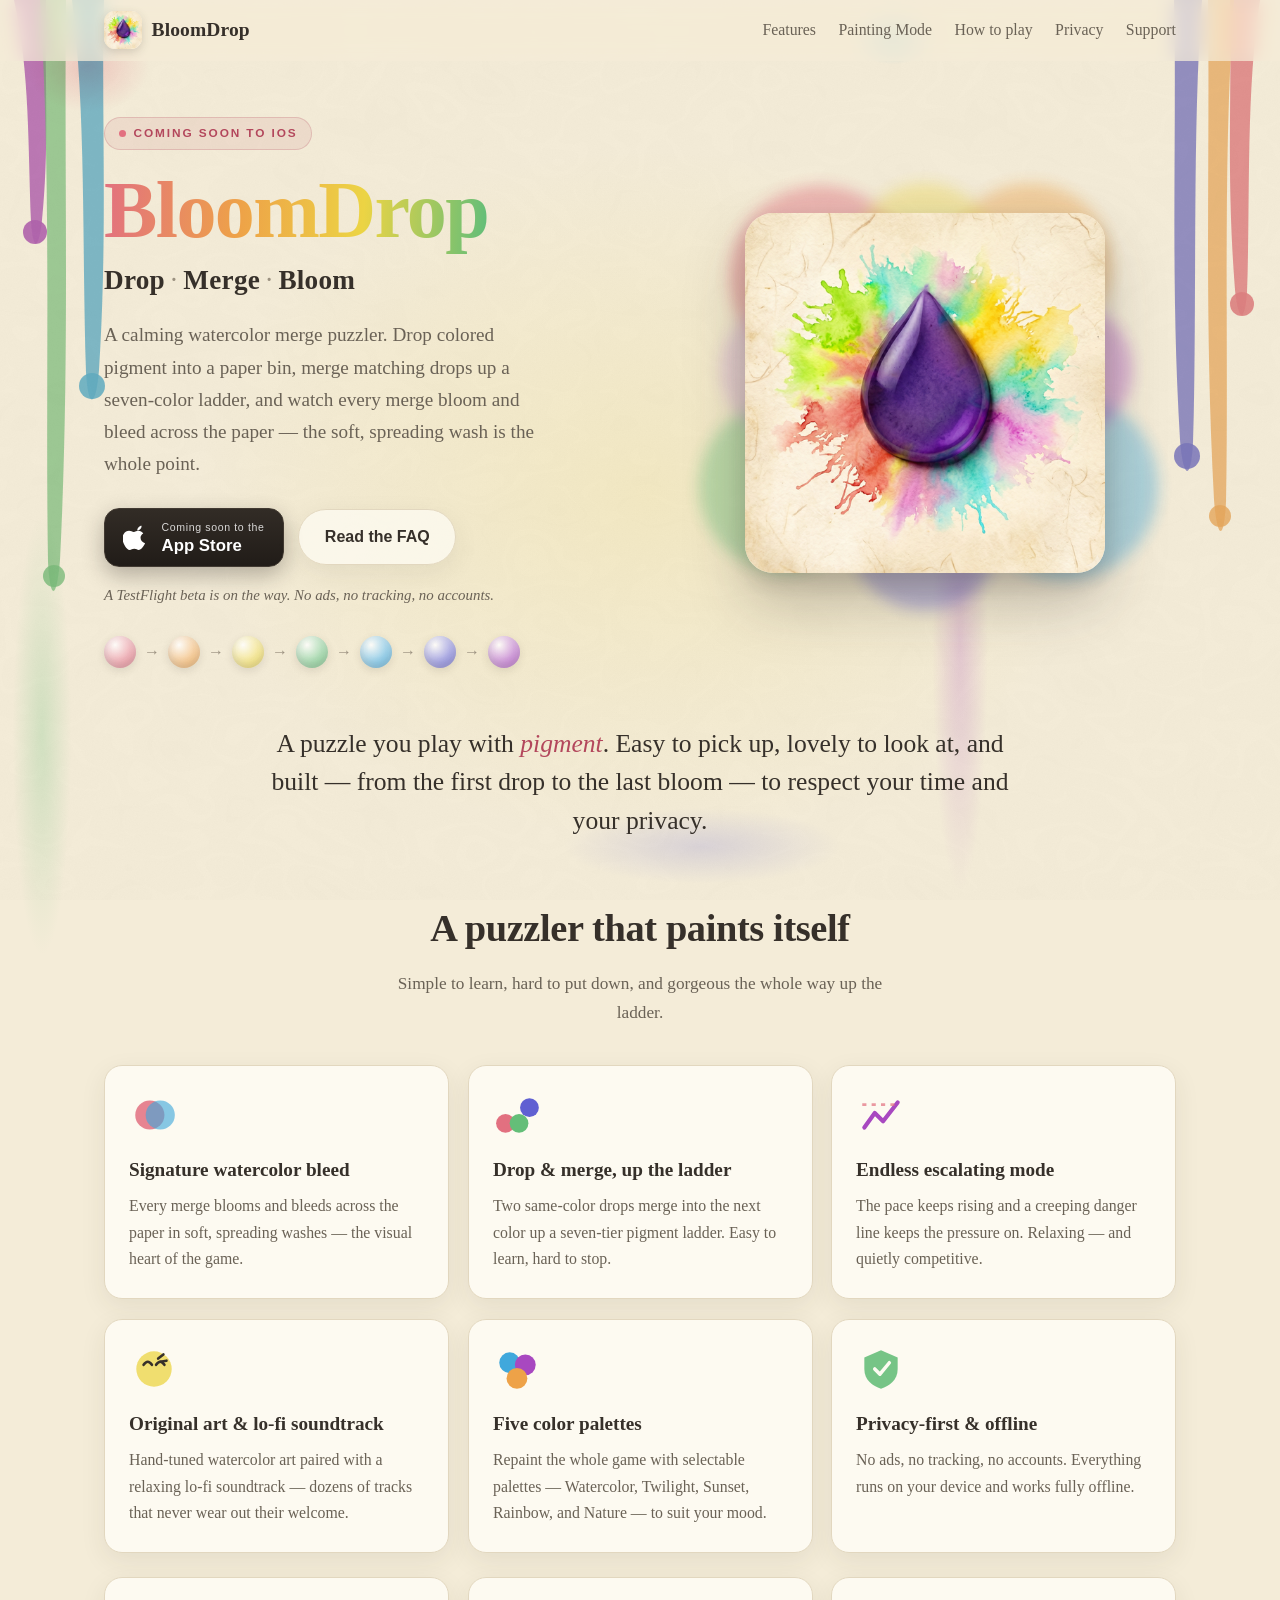
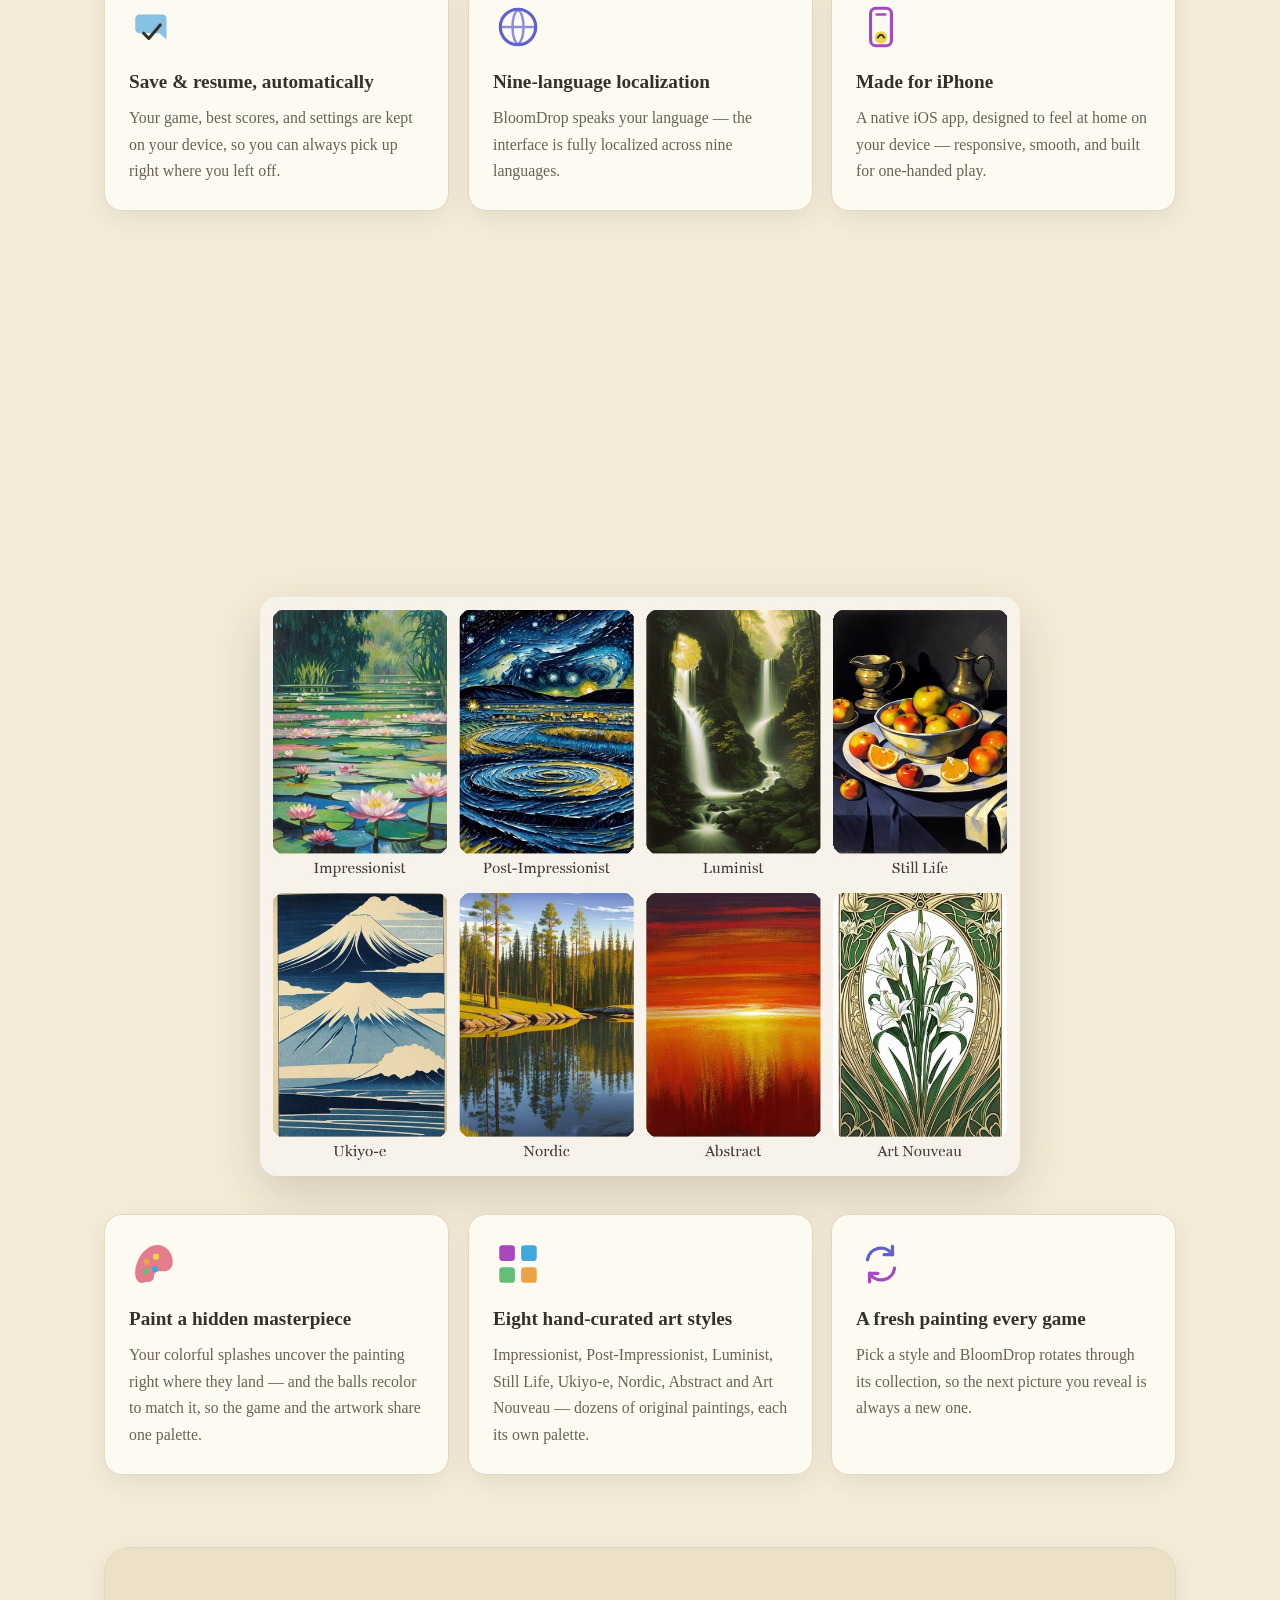
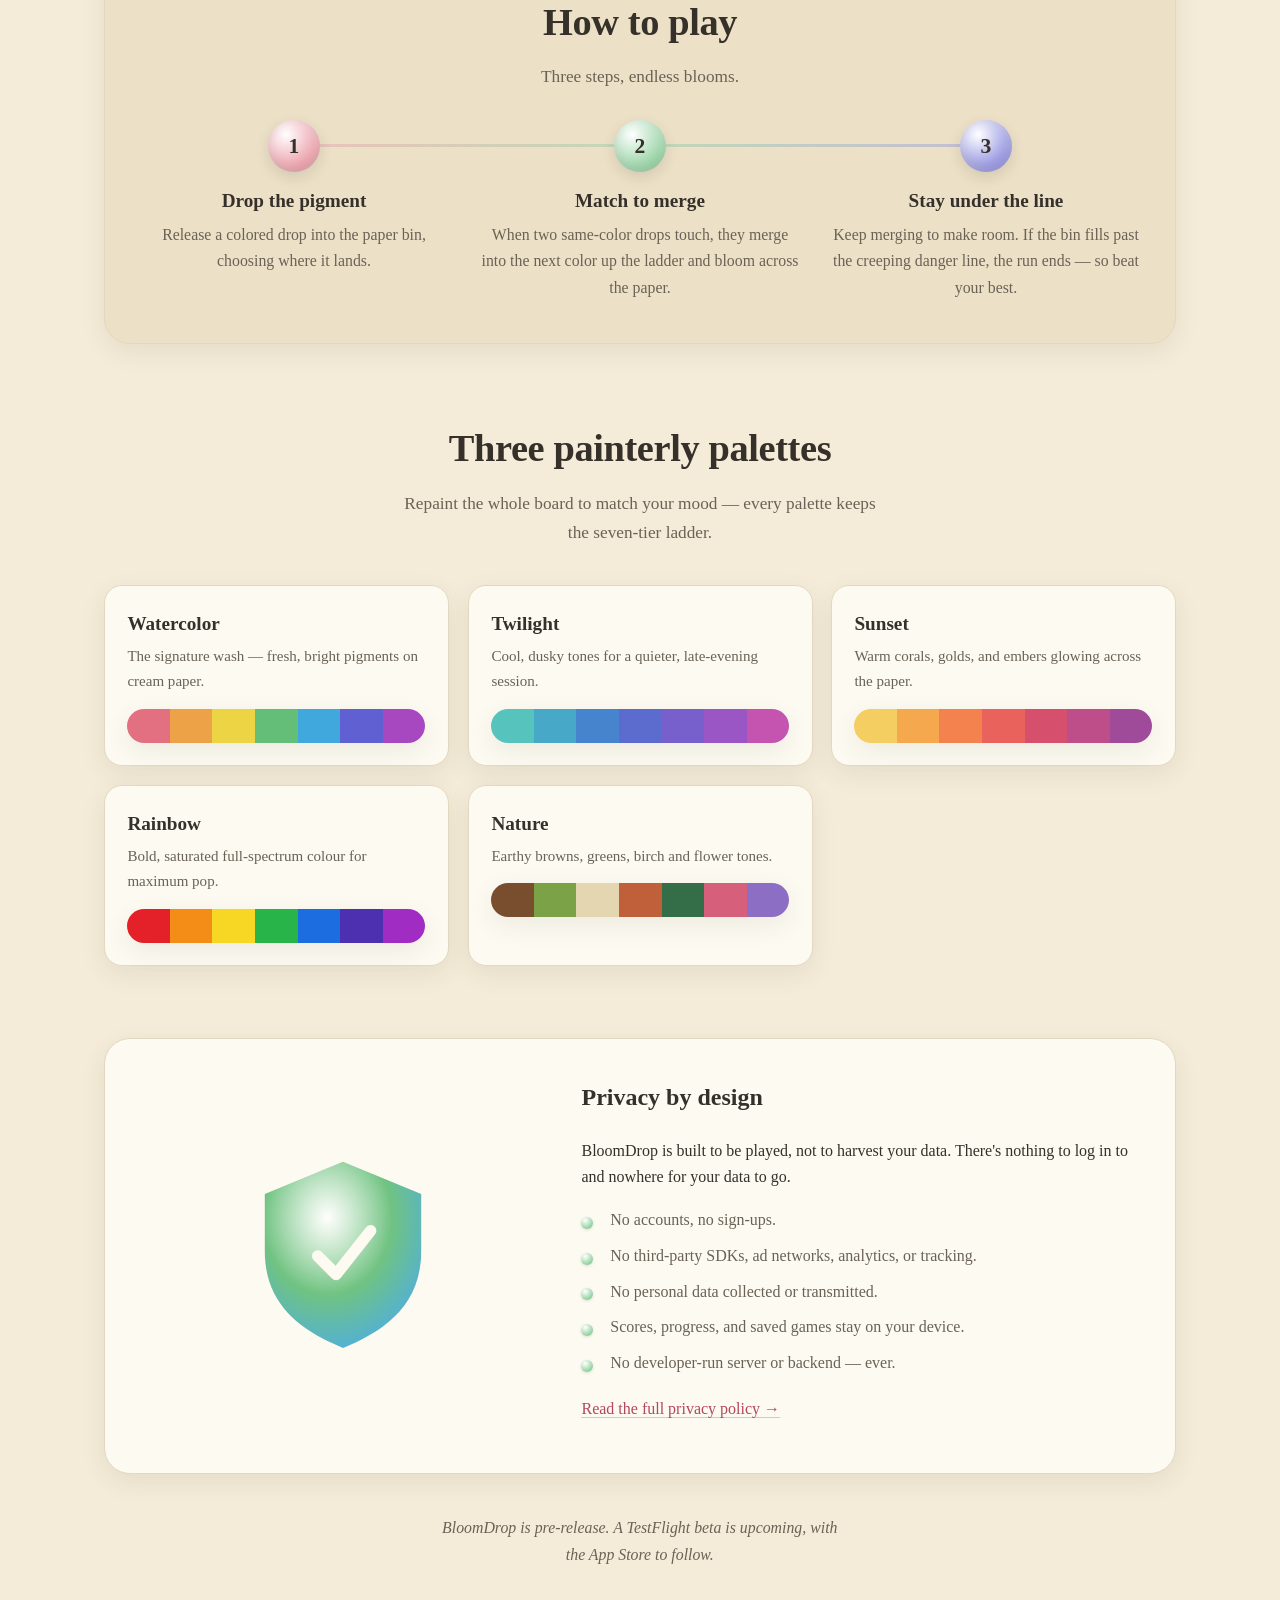
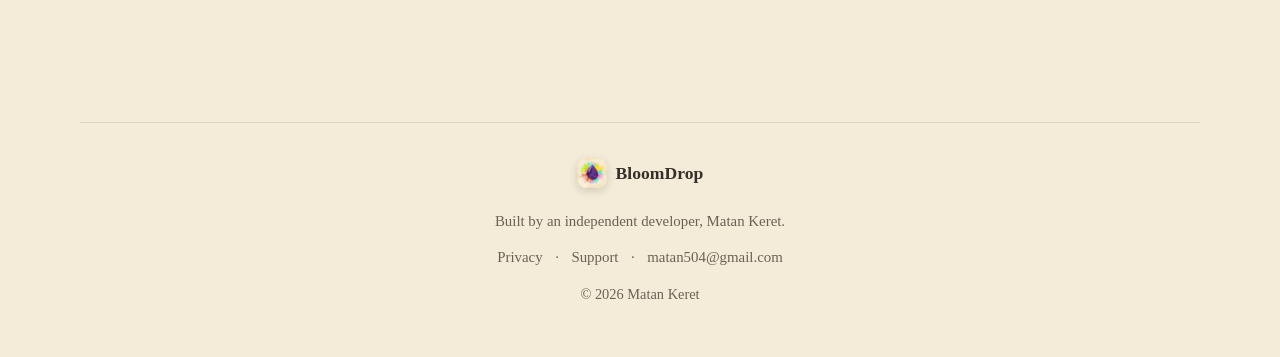
<file: index.html>
<!DOCTYPE html>
<html lang="en">
<head>
  <meta charset="utf-8">
  <meta name="viewport" content="width=device-width, initial-scale=1">
  <title>BloomDrop — a watercolor merge puzzler for iOS</title>
  <meta name="description" content="BloomDrop is a calming watercolor merge puzzler for iOS. Drop colored pigment, merge matching drops up a 7-color ladder, and watch the paint bloom and bleed across the paper. No ads, no tracking, works offline.">
  <meta name="theme-color" content="#f4ecd8">

  <!-- icons -->
  <link rel="icon" type="image/png" sizes="32x32" href="favicon-32.png">
  <link rel="icon" type="image/png" sizes="16x16" href="favicon-16.png">
  <link rel="apple-touch-icon" href="icon-180.png">

  <!-- social / Open Graph + Twitter -->
  <meta property="og:title" content="BloomDrop — a watercolor merge puzzler">
  <meta property="og:description" content="Drop, merge, and watch the paint bloom. A calming watercolor merge puzzler for iOS. No ads, no tracking.">
  <meta property="og:type" content="website">
  <meta property="og:url" content="https://matan504123.github.io/bloomdrop-site/">
  <meta property="og:image" content="https://matan504123.github.io/bloomdrop-site/icon-512.png">
  <meta name="twitter:card" content="summary_large_image">
  <meta name="twitter:title" content="BloomDrop — a watercolor merge puzzler">
  <meta name="twitter:description" content="Drop, merge, and watch the paint bloom. A calming watercolor merge puzzler for iOS. No ads, no tracking.">
  <meta name="twitter:image" content="https://matan504123.github.io/bloomdrop-site/icon-512.png">

  <link rel="stylesheet" href="style.css">
</head>
<body>

  <!-- ================================ side paint drips (decorative) ====== -->
  <div class="drips drips--left" aria-hidden="true">
    <svg viewBox="0 0 130 1000" preserveAspectRatio="xMinYMin slice" xmlns="http://www.w3.org/2000/svg">
      <!-- drip 1 — plum -->
      <g class="drip-run">
        <path d="M14 0 H46 C44 70 50 140 42 220 C39 250 33 252 31 222 C28 150 30 70 14 0 Z" fill="#A848C0" opacity="0.85"/>
        <circle class="drip-drop" cx="35" cy="232" r="12" fill="#A848C0" opacity="0.9"/>
      </g>
      <!-- drip 2 — sky -->
      <g class="drip-run">
        <path d="M72 0 H104 C101 110 108 230 99 370 C96 408 88 410 86 372 C82 240 86 110 72 0 Z" fill="#40A8DC" opacity="0.8"/>
        <circle class="drip-drop" cx="92" cy="386" r="13" fill="#40A8DC" opacity="0.85"/>
      </g>
      <!-- drip 3 — sage -->
      <g class="drip-run">
        <path d="M40 0 H66 C64 180 70 360 60 560 C57 600 50 602 48 562 C45 380 52 190 40 0 Z" fill="#64BE78" opacity="0.72"/>
        <circle class="drip-drop" cx="54" cy="576" r="11" fill="#64BE78" opacity="0.8"/>
      </g>
    </svg>
  </div>

  <div class="drips drips--right" aria-hidden="true">
    <svg viewBox="0 0 130 1000" preserveAspectRatio="xMinYMin slice" xmlns="http://www.w3.org/2000/svg">
      <!-- drip 1 — rose -->
      <g class="drip-run">
        <path d="M20 0 H50 C48 90 54 180 45 290 C42 322 35 324 33 292 C30 190 34 90 20 0 Z" fill="#E27080" opacity="0.85"/>
        <circle class="drip-drop" cx="38" cy="304" r="12" fill="#E27080" opacity="0.9"/>
      </g>
      <!-- drip 2 — periwinkle -->
      <g class="drip-run">
        <path d="M78 0 H106 C103 130 110 280 100 440 C97 480 89 482 87 442 C83 290 88 130 78 0 Z" fill="#6060D2" opacity="0.78"/>
        <circle class="drip-drop" cx="93" cy="456" r="13" fill="#6060D2" opacity="0.85"/>
      </g>
      <!-- drip 3 — peach -->
      <g class="drip-run">
        <path d="M46 0 H72 C70 160 76 320 66 500 C63 540 56 542 54 502 C51 330 58 170 46 0 Z" fill="#EEA248" opacity="0.74"/>
        <circle class="drip-drop" cx="60" cy="516" r="11" fill="#EEA248" opacity="0.8"/>
      </g>
    </svg>
  </div>

  <!-- ================================================= sticky header ===== -->
  <header class="bar" id="bar">
    <div class="bar__inner">
      <a class="brand" href="./">
        <img class="brand__icon" src="icon-512.png" alt="BloomDrop app icon" width="38" height="38">
        BloomDrop
      </a>
      <nav>
        <a href="#features">Features</a>
        <a href="#painting">Painting Mode</a>
        <a href="#how">How to play</a>
        <a href="privacy/">Privacy</a>
        <a href="support/">Support</a>
      </nav>
    </div>
  </header>

  <!-- ========================================================= HERO ===== -->
  <section class="hero">
    <div class="hero__copy reveal is-in">
      <span class="eyebrow"><span class="dot"></span> Coming soon to iOS</span>
      <h1 class="wordmark"><span class="grad">BloomDrop</span></h1>
      <p class="tagline">Drop<span class="sep">·</span>Merge<span class="sep">·</span>Bloom</p>
      <p class="lede">
        A calming watercolor merge puzzler. Drop colored pigment into a paper bin,
        merge matching drops up a seven-color ladder, and watch every merge bloom
        and bleed across the paper — the soft, spreading wash is the whole point.
      </p>

      <div class="cta-row">
        <span class="badge-soon" aria-label="Coming soon to the App Store">
          <svg viewBox="0 0 24 24" aria-hidden="true" fill="#fff">
            <path d="M16.5 1.6c.1 1-.3 2-1 2.8-.7.8-1.8 1.4-2.8 1.3-.1-1 .4-2 1-2.7.7-.8 1.9-1.4 2.8-1.4zM19.6 17c-.5 1.2-.8 1.7-1.5 2.7-1 1.5-2.4 3.3-4.1 3.3-1.5 0-1.9-1-4-1-2 0-2.5 1-4 1-1.7 0-3-1.7-4-3.1-2.8-4-3.1-8.6-1.4-11.1 1.2-1.7 3-2.7 4.8-2.7 1.7 0 2.8 1 4.2 1 1.4 0 2.2-1 4.2-1 1.5 0 3.1.8 4.2 2.3-3.7 2-3.1 7.3 1.6 8.6z"/>
          </svg>
          <span>
            <span class="l1">Coming soon to the</span>
            <span class="l2">App Store</span>
          </span>
        </span>
        <a class="btn btn-ghost" href="support/">Read the FAQ</a>
      </div>
      <p class="cta-note">A TestFlight beta is on the way. No ads, no tracking, no accounts.</p>

      <div class="ladder" aria-label="The seven-color pigment ladder">
        <span class="t1"></span><span class="arrow">→</span>
        <span class="t2"></span><span class="arrow">→</span>
        <span class="t3"></span><span class="arrow">→</span>
        <span class="t4"></span><span class="arrow">→</span>
        <span class="t5"></span><span class="arrow">→</span>
        <span class="t6"></span><span class="arrow">→</span>
        <span class="t7"></span>
      </div>
    </div>

    <!-- ============================= hero art: real icon + paint splash -->
    <div class="hero__art reveal is-in">
      <!-- soft animated paint splash behind the icon -->
      <svg class="hero__splash" viewBox="0 0 480 480" role="img"
           aria-label="A burst of watercolor paint blooming behind the BloomDrop icon.">
        <defs>
          <filter id="splashBleed" x="-30%" y="-30%" width="160%" height="160%">
            <feGaussianBlur stdDeviation="6"/>
          </filter>
        </defs>
        <g filter="url(#splashBleed)" opacity="0.85">
          <circle cx="150" cy="140" r="78" fill="#E27080" opacity="0.55"/>
          <circle cx="330" cy="130" r="70" fill="#EEA248" opacity="0.5"/>
          <circle cx="120" cy="320" r="74" fill="#64BE78" opacity="0.5"/>
          <circle cx="360" cy="320" r="80" fill="#40A8DC" opacity="0.5"/>
          <circle cx="240" cy="120" r="60" fill="#ECD444" opacity="0.45"/>
          <circle cx="240" cy="360" r="66" fill="#6060D2" opacity="0.45"/>
          <circle cx="360" cy="220" r="58" fill="#A848C0" opacity="0.45"/>
          <circle cx="120" cy="220" r="56" fill="#c490d2" opacity="0.4"/>
        </g>
      </svg>
      <!-- the real app icon -->
      <img class="hero__icon" src="icon-512.png"
           alt="BloomDrop app icon — a glossy violet watercolor droplet over a rainbow paint splash on cream paper"
           width="360" height="360">
    </div>
  </section>

  <main class="wrap">

    <!-- ====================================================== PITCH ====== -->
    <p class="pitch reveal">
      A puzzle you play with <em>pigment</em>. Easy to pick up, lovely to look at,
      and built — from the first drop to the last bloom — to respect your time and your privacy.
    </p>

    <!-- ==================================================== FEATURES ===== -->
    <section class="section" id="features">
      <div class="section__head reveal">
        <h2>A puzzler that paints itself</h2>
        <p>Simple to learn, hard to put down, and gorgeous the whole way up the ladder.</p>
      </div>

      <div class="features">
        <article class="feature reveal" data-delay="1">
          <svg class="ic" viewBox="0 0 48 48" aria-hidden="true">
            <circle cx="20" cy="24" r="14" fill="#E27080" opacity="0.85"/>
            <circle cx="30" cy="24" r="14" fill="#40A8DC" opacity="0.62"/>
          </svg>
          <h3>Signature watercolor bleed</h3>
          <p>Every merge blooms and bleeds across the paper in soft, spreading washes — the visual heart of the game.</p>
        </article>

        <article class="feature reveal" data-delay="2">
          <svg class="ic" viewBox="0 0 48 48" aria-hidden="true">
            <circle cx="12" cy="32" r="9" fill="#E27080"/>
            <circle cx="25" cy="32" r="9" fill="#64BE78"/>
            <circle cx="35" cy="17" r="9" fill="#6060D2"/>
          </svg>
          <h3>Drop &amp; merge, up the ladder</h3>
          <p>Two same-color drops merge into the next color up a seven-tier pigment ladder. Easy to learn, hard to stop.</p>
        </article>

        <article class="feature reveal" data-delay="3">
          <svg class="ic" viewBox="0 0 48 48" aria-hidden="true">
            <path d="M8 36 L18 22 L26 30 L40 12" fill="none" stroke="#A848C0" stroke-width="4" stroke-linecap="round" stroke-linejoin="round"/>
            <line x1="6" y1="14" x2="42" y2="14" stroke="#E27080" stroke-width="2.5" stroke-dasharray="4 5" opacity="0.7"/>
          </svg>
          <h3>Endless escalating mode</h3>
          <p>The pace keeps rising and a creeping danger line keeps the pressure on. Relaxing — and quietly competitive.</p>
        </article>

        <article class="feature reveal" data-delay="1">
          <svg class="ic" viewBox="0 0 48 48" aria-hidden="true">
            <circle cx="24" cy="24" r="17" fill="#ECD444" opacity="0.75"/>
            <path d="M14 20 q4 -6 8 0 M26 20 q4 -6 8 0" fill="none" stroke="#36302a" stroke-width="2.5" stroke-linecap="round"/>
            <path d="M28 14 l5 -4 M30 17 l6 -1" fill="none" stroke="#36302a" stroke-width="2.5" stroke-linecap="round"/>
          </svg>
          <h3>Original art &amp; lo-fi soundtrack</h3>
          <p>Hand-tuned watercolor art paired with a relaxing lo-fi soundtrack — dozens of tracks that never wear out their welcome.</p>
        </article>

        <article class="feature reveal" data-delay="2">
          <svg class="ic" viewBox="0 0 48 48" aria-hidden="true">
            <circle cx="16" cy="18" r="10" fill="#40A8DC"/>
            <circle cx="31" cy="20" r="10" fill="#A848C0"/>
            <circle cx="23" cy="33" r="10" fill="#EEA248"/>
          </svg>
          <h3>Five color palettes</h3>
          <p>Repaint the whole game with selectable palettes — Watercolor, Twilight, Sunset, Rainbow, and Nature — to suit your mood.</p>
        </article>

        <article class="feature reveal" data-delay="3">
          <svg class="ic" viewBox="0 0 48 48" aria-hidden="true">
            <path d="M24 6 L40 13 V24 c0 11 -8 16 -16 19 C16 40 8 35 8 24 V13 Z" fill="#64BE78" opacity="0.88"/>
            <path d="M18 24 l5 5 9 -11" fill="none" stroke="#fdfaf1" stroke-width="3.4" stroke-linecap="round" stroke-linejoin="round"/>
          </svg>
          <h3>Privacy-first &amp; offline</h3>
          <p>No ads, no tracking, no accounts. Everything runs on your device and works fully offline.</p>
        </article>
      </div>
    </section>

    <!-- ===================================================== MORE FEATURES -->
    <section class="section" style="padding-top:0.5rem">
      <div class="features">
        <article class="feature reveal" data-delay="1">
          <svg class="ic" viewBox="0 0 48 48" aria-hidden="true">
            <path d="M10 12 h22 a4 4 0 0 1 4 4 v20 l-7 -6 h-19 a4 4 0 0 1 -4 -4 v-10 a4 4 0 0 1 4 -4 Z" fill="#86c2e3"/>
            <path d="M14 30 l5 5 11 -13" fill="none" stroke="#36302a" stroke-width="3" stroke-linecap="round" stroke-linejoin="round"/>
          </svg>
          <h3>Save &amp; resume, automatically</h3>
          <p>Your game, best scores, and settings are kept on your device, so you can always pick up right where you left off.</p>
        </article>

        <article class="feature reveal" data-delay="2">
          <svg class="ic" viewBox="0 0 48 48" aria-hidden="true">
            <circle cx="24" cy="24" r="17" fill="none" stroke="#6060D2" stroke-width="3"/>
            <path d="M7 24 h34 M24 7 c7 6 7 28 0 34 M24 7 c-7 6 -7 28 0 34" fill="none" stroke="#6060D2" stroke-width="2.4" opacity="0.7"/>
          </svg>
          <h3>Nine-language localization</h3>
          <p>BloomDrop speaks your language — the interface is fully localized across nine languages.</p>
        </article>

        <article class="feature reveal" data-delay="3">
          <svg class="ic" viewBox="0 0 48 48" aria-hidden="true">
            <rect x="14" y="6" width="20" height="36" rx="5" fill="none" stroke="#A848C0" stroke-width="3"/>
            <line x1="20" y1="12" x2="28" y2="12" stroke="#A848C0" stroke-width="2.6" stroke-linecap="round"/>
            <circle cx="24" cy="34" r="6" fill="#ECD444"/>
            <path d="M21 34 q3 -5 6 0" fill="none" stroke="#36302a" stroke-width="2" stroke-linecap="round"/>
          </svg>
          <h3>Made for iPhone</h3>
          <p>A native iOS app, designed to feel at home on your device — responsive, smooth, and built for one-handed play.</p>
        </article>
      </div>
    </section>

    <!-- ================================================ PAINTING MODE ==== -->
    <section class="section" id="painting">
      <div class="section__head reveal">
        <span class="eyebrow"><span class="dot"></span> New in the beta</span>
        <h2>Painting Mode — play to reveal a masterpiece</h2>
        <p>Flip on Painting Mode and a hidden painting waits beneath the paper. Every splash you make paints a piece of it into view — finish the run and the whole picture blooms onto the canvas, yours to keep.</p>
      </div>

      <div class="reveal" style="margin:1.6rem auto 0;max-width:760px;text-align:center">
        <img src="painting-styles.jpg" loading="lazy"
             alt="Eight hand-picked painting styles in BloomDrop's Painting Mode: Impressionist, Post-Impressionist, Luminist, Still Life, Ukiyo-e, Nordic, Abstract and Art Nouveau"
             style="width:100%;height:auto;border-radius:18px;box-shadow:0 18px 50px rgba(60,40,30,0.18)">
      </div>

      <div class="features" style="margin-top:1.8rem">
        <article class="feature reveal" data-delay="1">
          <svg class="ic" viewBox="0 0 48 48" aria-hidden="true">
            <path d="M30 6 c8 2 12 9 12 16 0 6 -4 9 -9 9 h-4 c-3 0 -5 2 -5 5 0 4 -4 6 -8 5 C9 45 5 38 6 30 8 16 18 4 30 6 Z" fill="#E27080" opacity="0.9"/>
            <circle cx="17" cy="22" r="3" fill="#EEA248"/><circle cx="26" cy="17" r="3" fill="#ECD444"/>
            <circle cx="16" cy="31" r="3" fill="#64BE78"/><circle cx="25" cy="29" r="3" fill="#40A8DC"/>
          </svg>
          <h3>Paint a hidden masterpiece</h3>
          <p>Your colorful splashes uncover the painting right where they land — and the balls recolor to match it, so the game and the artwork share one palette.</p>
        </article>

        <article class="feature reveal" data-delay="2">
          <svg class="ic" viewBox="0 0 48 48" aria-hidden="true">
            <rect x="6" y="6" width="15" height="15" rx="3" fill="#A848C0"/>
            <rect x="27" y="6" width="15" height="15" rx="3" fill="#40A8DC"/>
            <rect x="6" y="27" width="15" height="15" rx="3" fill="#64BE78"/>
            <rect x="27" y="27" width="15" height="15" rx="3" fill="#EEA248"/>
          </svg>
          <h3>Eight hand-curated art styles</h3>
          <p>Impressionist, Post-Impressionist, Luminist, Still Life, Ukiyo-e, Nordic, Abstract and Art Nouveau — dozens of original paintings, each its own palette.</p>
        </article>

        <article class="feature reveal" data-delay="3">
          <svg class="ic" viewBox="0 0 48 48" aria-hidden="true">
            <path d="M11 20 a13 13 0 0 1 24 -5" fill="none" stroke="#6060D2" stroke-width="3.2" stroke-linecap="round"/>
            <path d="M35 7 v8 h-8" fill="none" stroke="#6060D2" stroke-width="3.2" stroke-linecap="round" stroke-linejoin="round"/>
            <path d="M37 28 a13 13 0 0 1 -24 5" fill="none" stroke="#A848C0" stroke-width="3.2" stroke-linecap="round"/>
            <path d="M13 41 v-8 h8" fill="none" stroke="#A848C0" stroke-width="3.2" stroke-linecap="round" stroke-linejoin="round"/>
          </svg>
          <h3>A fresh painting every game</h3>
          <p>Pick a style and BloomDrop rotates through its collection, so the next picture you reveal is always a new one.</p>
        </article>
      </div>
    </section>

    <!-- ===================================================== HOW TO ====== -->
    <section class="section" id="how">
      <div class="howto reveal">
        <div class="section__head" style="margin-bottom:0">
          <h2>How to play</h2>
          <p>Three steps, endless blooms.</p>
        </div>
        <div class="steps">
          <div class="step">
            <span class="num">1</span>
            <h3>Drop the pigment</h3>
            <p>Release a colored drop into the paper bin, choosing where it lands.</p>
          </div>
          <div class="step">
            <span class="num">2</span>
            <h3>Match to merge</h3>
            <p>When two same-color drops touch, they merge into the next color up the ladder and bloom across the paper.</p>
          </div>
          <div class="step">
            <span class="num">3</span>
            <h3>Stay under the line</h3>
            <p>Keep merging to make room. If the bin fills past the creeping danger line, the run ends — so beat your best.</p>
          </div>
        </div>
      </div>
    </section>

    <!-- ==================================================== PALETTES ===== -->
    <section class="section" id="palettes">
      <div class="section__head reveal">
        <h2>Three painterly palettes</h2>
        <p>Repaint the whole board to match your mood — every palette keeps the seven-tier ladder.</p>
      </div>
      <div class="palettes">
        <article class="palette reveal" data-delay="1">
          <h3>Watercolor</h3>
          <p>The signature wash — fresh, bright pigments on cream paper.</p>
          <div class="swatches" aria-hidden="true">
            <span style="background:#E27080"></span><span style="background:#EEA248"></span>
            <span style="background:#ECD444"></span><span style="background:#64BE78"></span>
            <span style="background:#40A8DC"></span><span style="background:#6060D2"></span>
            <span style="background:#A848C0"></span>
          </div>
        </article>
        <article class="palette reveal" data-delay="2">
          <h3>Twilight</h3>
          <p>Cool, dusky tones for a quieter, late-evening session.</p>
          <div class="swatches" aria-hidden="true">
            <span style="background:#56C4BC"></span><span style="background:#48A8C8"></span>
            <span style="background:#4684CE"></span><span style="background:#5C6CCE"></span>
            <span style="background:#7860CC"></span><span style="background:#9A56C4"></span>
            <span style="background:#C454B0"></span>
          </div>
        </article>
        <article class="palette reveal" data-delay="3">
          <h3>Sunset</h3>
          <p>Warm corals, golds, and embers glowing across the paper.</p>
          <div class="swatches" aria-hidden="true">
            <span style="background:#F4CE60"></span><span style="background:#F6A84E"></span>
            <span style="background:#F4824E"></span><span style="background:#EA625C"></span>
            <span style="background:#D6506E"></span><span style="background:#BE4E8A"></span>
            <span style="background:#A04A9A"></span>
          </div>
        </article>
        <article class="palette reveal" data-delay="4">
          <h3>Rainbow</h3>
          <p>Bold, saturated full-spectrum colour for maximum pop.</p>
          <div class="swatches" aria-hidden="true">
            <span style="background:#E42028"></span><span style="background:#F48C18"></span>
            <span style="background:#F8D624"></span><span style="background:#28B448"></span>
            <span style="background:#1C6EE0"></span><span style="background:#4C30B0"></span>
            <span style="background:#A02CC4"></span>
          </div>
        </article>
        <article class="palette reveal" data-delay="5">
          <h3>Nature</h3>
          <p>Earthy browns, greens, birch and flower tones.</p>
          <div class="swatches" aria-hidden="true">
            <span style="background:#784E2E"></span><span style="background:#7CA248"></span>
            <span style="background:#E4D6B0"></span><span style="background:#C0603A"></span>
            <span style="background:#346E48"></span><span style="background:#D6607C"></span>
            <span style="background:#8C6EC4"></span>
          </div>
        </article>
      </div>
    </section>

    <!-- ===================================================== PRIVACY ===== -->
    <section class="section" id="privacy">
      <div class="privacy-band reveal">
        <div class="privacy-art" aria-hidden="true">
          <svg viewBox="0 0 200 200" role="img" aria-label="A shield made of watercolor pigment, representing privacy.">
            <defs>
              <radialGradient id="sh" cx="40%" cy="30%" r="75%">
                <stop offset="0%" stop-color="#fff" stop-opacity="0.85"/>
                <stop offset="55%" stop-color="#64BE78"/>
                <stop offset="100%" stop-color="#40A8DC"/>
              </radialGradient>
            </defs>
            <path d="M100 18 L168 46 V96 c0 48 -34 70 -68 84 C66 166 32 144 32 96 V46 Z"
                  fill="url(#sh)" opacity="0.92"/>
            <path d="M78 100 l16 16 30 -38" fill="none" stroke="#fdfaf1"
                  stroke-width="10" stroke-linecap="round" stroke-linejoin="round"/>
          </svg>
        </div>
        <div>
          <h2>Privacy by design</h2>
          <p>BloomDrop is built to be played, not to harvest your data. There's nothing to log in to and nowhere for your data to go.</p>
          <ul class="privacy-list">
            <li>No accounts, no sign-ups.</li>
            <li>No third-party SDKs, ad networks, analytics, or tracking.</li>
            <li>No personal data collected or transmitted.</li>
            <li>Scores, progress, and saved games stay on your device.</li>
            <li>No developer-run server or backend — ever.</li>
          </ul>
          <p style="margin-top:1.2rem"><a href="privacy/">Read the full privacy policy →</a></p>
        </div>
      </div>
    </section>

    <p class="note reveal">
      BloomDrop is pre-release. A TestFlight beta is upcoming, with the App Store to follow.
    </p>

  </main>

  <footer class="site">
    <span class="foot-brand"><img src="icon-512.png" alt="" width="30" height="30"> BloomDrop</span>
    <p>Built by an independent developer, Matan Keret.</p>
    <p class="footlinks">
      <a href="privacy/">Privacy</a> ·
      <a href="support/">Support</a> ·
      <a href="mailto:matan504@gmail.com">matan504@gmail.com</a>
    </p>
    <p class="meta">© 2026 Matan Keret</p>
  </footer>

  <!-- ====================== tiny self-contained vanilla JS ====== -->
  <script>
  (function () {
    var reduce = window.matchMedia &&
      window.matchMedia('(prefers-reduced-motion: reduce)').matches;

    // sticky-header shadow on scroll
    var bar = document.getElementById('bar');
    if (bar) {
      var onScroll = function () {
        if (window.scrollY > 8) bar.classList.add('is-stuck');
        else bar.classList.remove('is-stuck');
      };
      onScroll();
      window.addEventListener('scroll', onScroll, { passive: true });
    }

    // scroll reveals
    var items = document.querySelectorAll('.reveal:not(.is-in)');
    if (reduce || !('IntersectionObserver' in window)) {
      items.forEach(function (el) { el.classList.add('is-in'); });
      return;
    }
    var io = new IntersectionObserver(function (entries) {
      entries.forEach(function (e) {
        if (e.isIntersecting) {
          e.target.classList.add('is-in');
          io.unobserve(e.target);
        }
      });
    }, { rootMargin: '0px 0px -8% 0px', threshold: 0.08 });
    items.forEach(function (el) { io.observe(el); });
  })();
  </script>

</body>
</html>
</file>
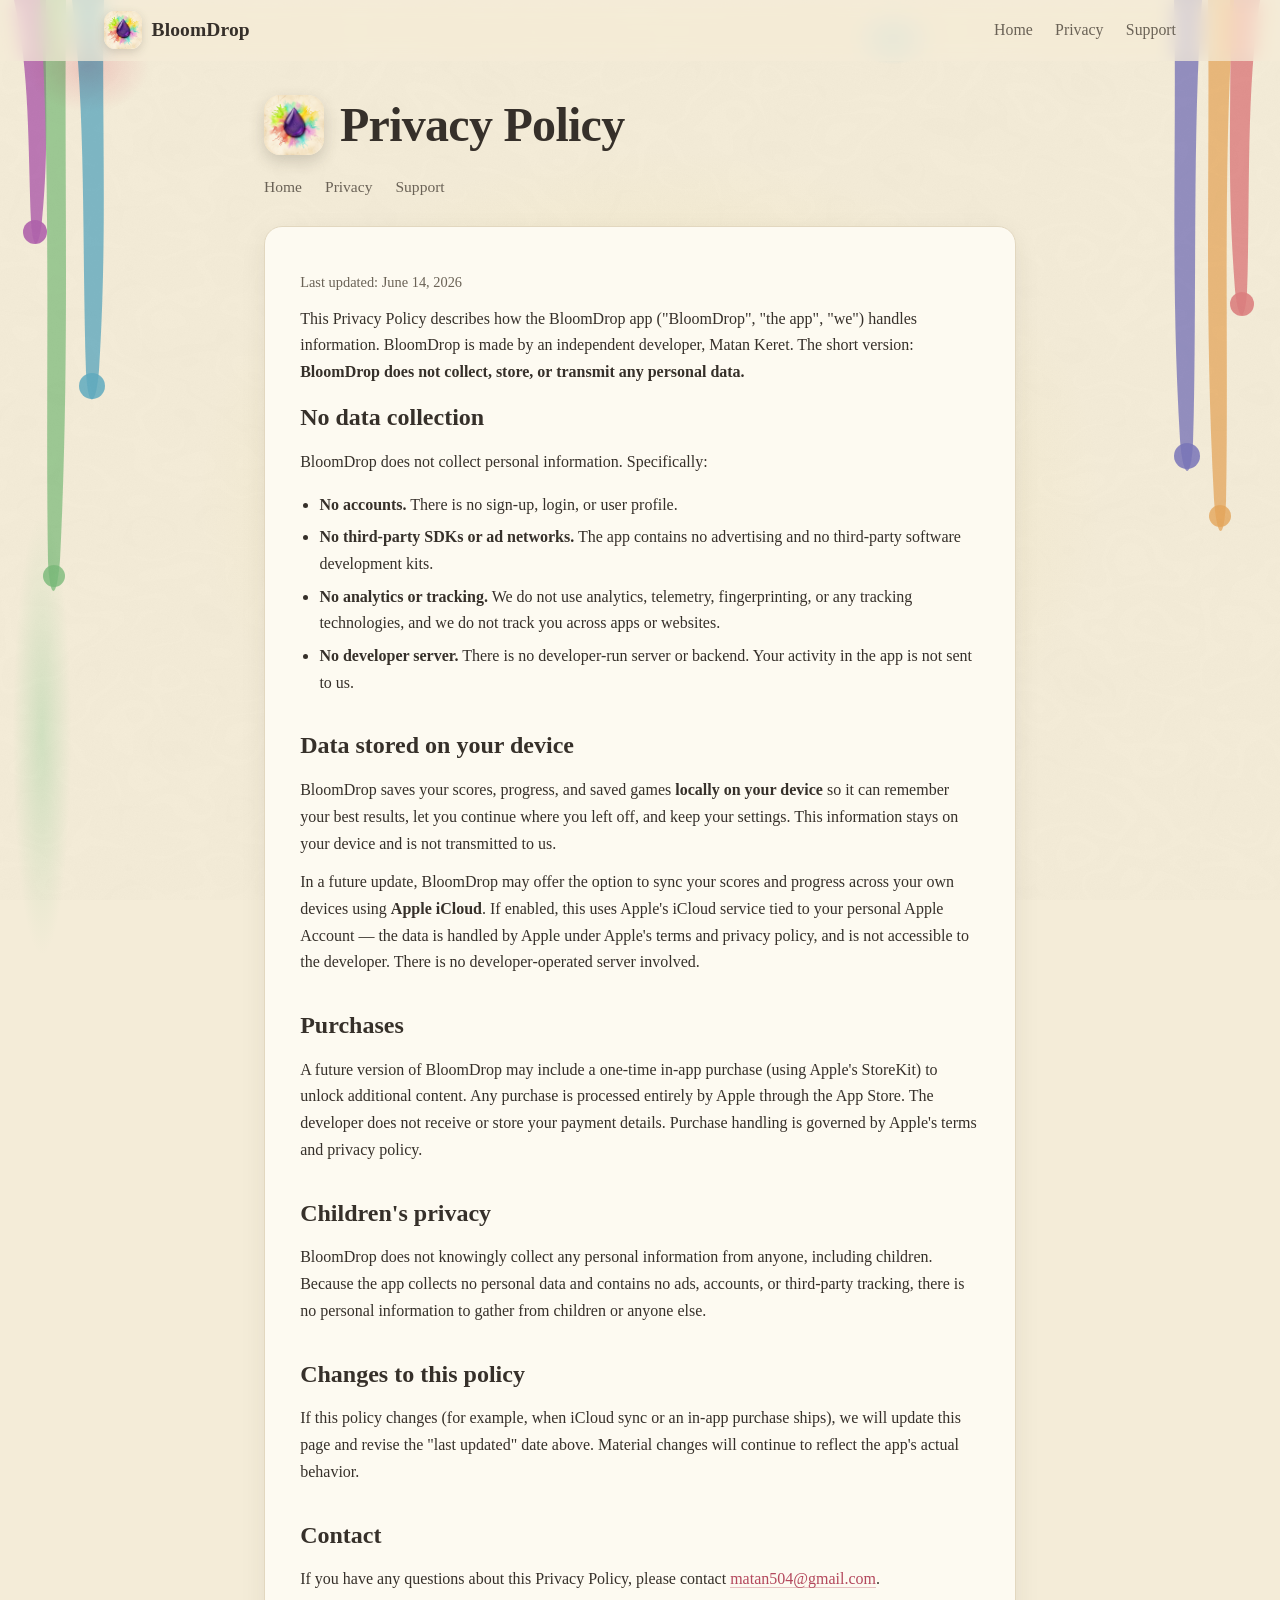
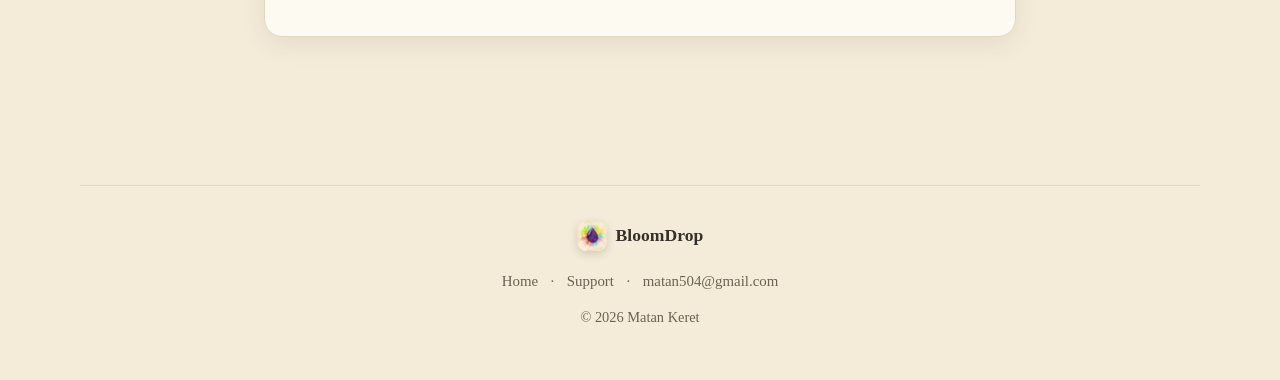
<file: privacy/index.html>
<!DOCTYPE html>
<html lang="en">
<head>
  <meta charset="utf-8">
  <meta name="viewport" content="width=device-width, initial-scale=1">
  <title>BloomDrop — Privacy Policy</title>
  <meta name="description" content="BloomDrop privacy policy. No accounts, no third-party SDKs, no analytics, no tracking, and no personal data collected or transmitted.">
  <meta name="theme-color" content="#f4ecd8">

  <!-- icons -->
  <link rel="icon" type="image/png" sizes="32x32" href="../favicon-32.png">
  <link rel="icon" type="image/png" sizes="16x16" href="../favicon-16.png">
  <link rel="apple-touch-icon" href="../icon-180.png">

  <!-- social / Open Graph + Twitter -->
  <meta property="og:title" content="BloomDrop — Privacy Policy">
  <meta property="og:description" content="No accounts, no third-party SDKs, no analytics, no tracking, and no personal data collected or transmitted.">
  <meta property="og:type" content="website">
  <meta property="og:url" content="https://matan504123.github.io/bloomdrop-site/privacy/">
  <meta property="og:image" content="https://matan504123.github.io/bloomdrop-site/icon-512.png">
  <meta name="twitter:card" content="summary_large_image">
  <meta name="twitter:title" content="BloomDrop — Privacy Policy">
  <meta name="twitter:description" content="No accounts, no third-party SDKs, no analytics, no tracking, and no personal data collected or transmitted.">
  <meta name="twitter:image" content="https://matan504123.github.io/bloomdrop-site/icon-512.png">

  <link rel="stylesheet" href="../style.css">
</head>
<body>

  <!-- side paint drips (decorative) -->
  <div class="drips drips--left" aria-hidden="true">
    <svg viewBox="0 0 130 1000" preserveAspectRatio="xMinYMin slice" xmlns="http://www.w3.org/2000/svg">
      <g class="drip-run">
        <path d="M14 0 H46 C44 70 50 140 42 220 C39 250 33 252 31 222 C28 150 30 70 14 0 Z" fill="#A848C0" opacity="0.85"/>
        <circle class="drip-drop" cx="35" cy="232" r="12" fill="#A848C0" opacity="0.9"/>
      </g>
      <g class="drip-run">
        <path d="M72 0 H104 C101 110 108 230 99 370 C96 408 88 410 86 372 C82 240 86 110 72 0 Z" fill="#40A8DC" opacity="0.8"/>
        <circle class="drip-drop" cx="92" cy="386" r="13" fill="#40A8DC" opacity="0.85"/>
      </g>
      <g class="drip-run">
        <path d="M40 0 H66 C64 180 70 360 60 560 C57 600 50 602 48 562 C45 380 52 190 40 0 Z" fill="#64BE78" opacity="0.72"/>
        <circle class="drip-drop" cx="54" cy="576" r="11" fill="#64BE78" opacity="0.8"/>
      </g>
    </svg>
  </div>
  <div class="drips drips--right" aria-hidden="true">
    <svg viewBox="0 0 130 1000" preserveAspectRatio="xMinYMin slice" xmlns="http://www.w3.org/2000/svg">
      <g class="drip-run">
        <path d="M20 0 H50 C48 90 54 180 45 290 C42 322 35 324 33 292 C30 190 34 90 20 0 Z" fill="#E27080" opacity="0.85"/>
        <circle class="drip-drop" cx="38" cy="304" r="12" fill="#E27080" opacity="0.9"/>
      </g>
      <g class="drip-run">
        <path d="M78 0 H106 C103 130 110 280 100 440 C97 480 89 482 87 442 C83 290 88 130 78 0 Z" fill="#6060D2" opacity="0.78"/>
        <circle class="drip-drop" cx="93" cy="456" r="13" fill="#6060D2" opacity="0.85"/>
      </g>
      <g class="drip-run">
        <path d="M46 0 H72 C70 160 76 320 66 500 C63 540 56 542 54 502 C51 330 58 170 46 0 Z" fill="#EEA248" opacity="0.74"/>
        <circle class="drip-drop" cx="60" cy="516" r="11" fill="#EEA248" opacity="0.8"/>
      </g>
    </svg>
  </div>

  <!-- sticky header -->
  <header class="bar" id="bar">
    <div class="bar__inner">
      <a class="brand" href="../">
        <img class="brand__icon" src="../icon-512.png" alt="BloomDrop app icon" width="38" height="38">
        BloomDrop
      </a>
      <nav>
        <a href="../">Home</a>
        <a href="../privacy/">Privacy</a>
        <a href="../support/">Support</a>
      </nav>
    </div>
  </header>

  <main class="wrap wrap--narrow">
    <div class="pagehead reveal is-in">
      <img src="../icon-512.png" alt="BloomDrop app icon" width="60" height="60">
      <h1>Privacy Policy</h1>
    </div>
    <nav class="pagenav reveal is-in">
      <a href="../">Home</a>
      <a href="../privacy/">Privacy</a>
      <a href="../support/">Support</a>
    </nav>

    <section class="card reveal">
      <p class="meta">Last updated: June 14, 2026</p>

      <p>
        This Privacy Policy describes how the BloomDrop app ("BloomDrop", "the app", "we")
        handles information. BloomDrop is made by an independent developer, Matan Keret.
        The short version: <strong>BloomDrop does not collect, store, or transmit any
        personal data.</strong>
      </p>

      <h2>No data collection</h2>
      <p>BloomDrop does not collect personal information. Specifically:</p>
      <ul>
        <li><strong>No accounts.</strong> There is no sign-up, login, or user profile.</li>
        <li><strong>No third-party SDKs or ad networks.</strong> The app contains no
            advertising and no third-party software development kits.</li>
        <li><strong>No analytics or tracking.</strong> We do not use analytics, telemetry,
            fingerprinting, or any tracking technologies, and we do not track you across
            apps or websites.</li>
        <li><strong>No developer server.</strong> There is no developer-run server or
            backend. Your activity in the app is not sent to us.</li>
      </ul>

      <h2>Data stored on your device</h2>
      <p>
        BloomDrop saves your scores, progress, and saved games
        <strong>locally on your device</strong> so it can remember your best results,
        let you continue where you left off, and keep your settings. This information stays
        on your device and is not transmitted to us.
      </p>
      <p>
        In a future update, BloomDrop may offer the option to sync your scores and progress
        across your own devices using <strong>Apple iCloud</strong>. If enabled, this uses
        Apple's iCloud service tied to your personal Apple Account — the data is handled by
        Apple under Apple's terms and privacy policy, and is not accessible to the developer.
        There is no developer-operated server involved.
      </p>

      <h2>Purchases</h2>
      <p>
        A future version of BloomDrop may include a one-time in-app purchase (using Apple's
        StoreKit) to unlock additional content. Any purchase is processed entirely by Apple
        through the App Store. The developer does not receive or store your payment details.
        Purchase handling is governed by Apple's terms and privacy policy.
      </p>

      <h2>Children's privacy</h2>
      <p>
        BloomDrop does not knowingly collect any personal information from anyone, including
        children. Because the app collects no personal data and contains no ads, accounts, or
        third-party tracking, there is no personal information to gather from children or
        anyone else.
      </p>

      <h2>Changes to this policy</h2>
      <p>
        If this policy changes (for example, when iCloud sync or an in-app purchase ships),
        we will update this page and revise the "last updated" date above. Material changes
        will continue to reflect the app's actual behavior.
      </p>

      <h2>Contact</h2>
      <p>
        If you have any questions about this Privacy Policy, please contact
        <a href="mailto:matan504@gmail.com">matan504@gmail.com</a>.
      </p>
    </section>
  </main>

  <footer class="site">
    <span class="foot-brand"><img src="../icon-512.png" alt="" width="30" height="30"> BloomDrop</span>
    <p class="footlinks">
      <a href="../">Home</a> ·
      <a href="../support/">Support</a> ·
      <a href="mailto:matan504@gmail.com">matan504@gmail.com</a>
    </p>
    <p class="meta">© 2026 Matan Keret</p>
  </footer>

  <script>
  (function () {
    var reduce = window.matchMedia &&
      window.matchMedia('(prefers-reduced-motion: reduce)').matches;
    var bar = document.getElementById('bar');
    if (bar) {
      var onScroll = function () {
        if (window.scrollY > 8) bar.classList.add('is-stuck');
        else bar.classList.remove('is-stuck');
      };
      onScroll();
      window.addEventListener('scroll', onScroll, { passive: true });
    }
    var items = document.querySelectorAll('.reveal:not(.is-in)');
    if (reduce || !('IntersectionObserver' in window)) {
      items.forEach(function (el) { el.classList.add('is-in'); });
      return;
    }
    var io = new IntersectionObserver(function (entries) {
      entries.forEach(function (e) {
        if (e.isIntersecting) { e.target.classList.add('is-in'); io.unobserve(e.target); }
      });
    }, { rootMargin: '0px 0px -8% 0px', threshold: 0.08 });
    items.forEach(function (el) { io.observe(el); });
  })();
  </script>

</body>
</html>
</file>
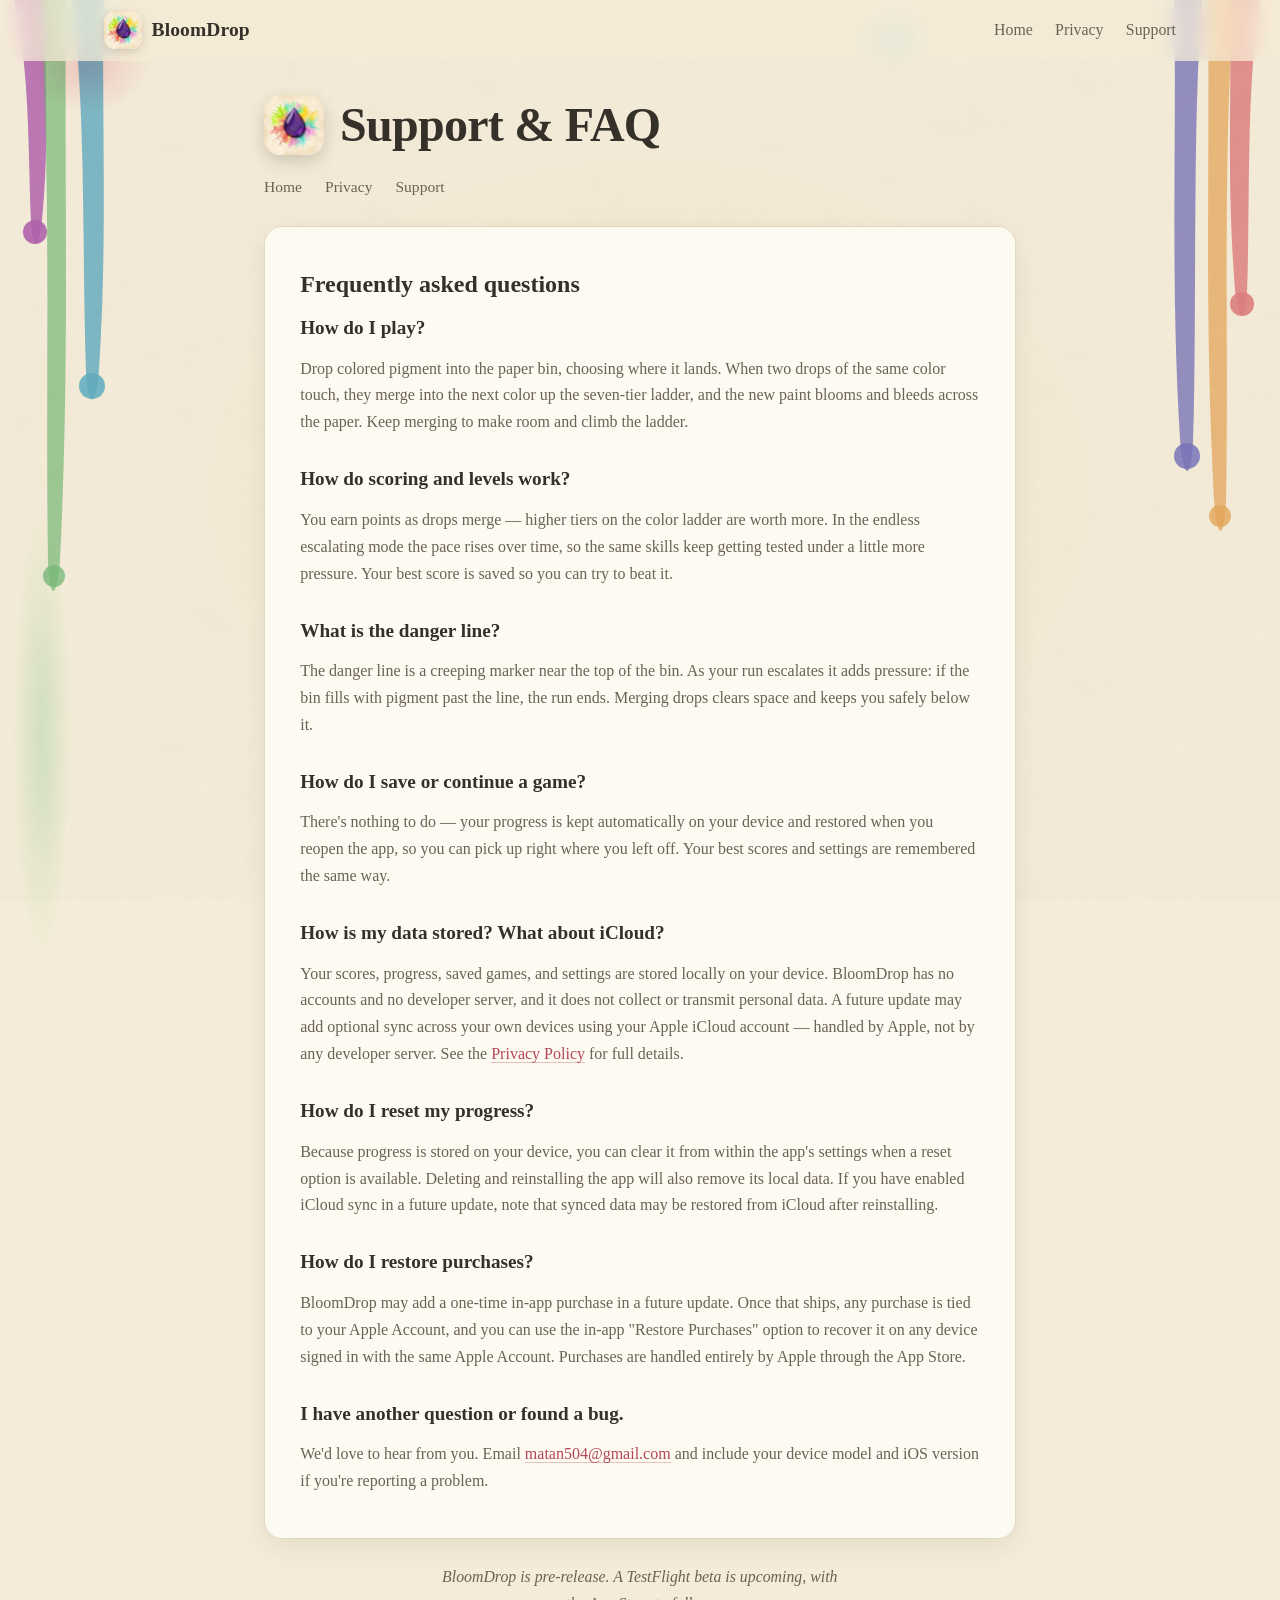
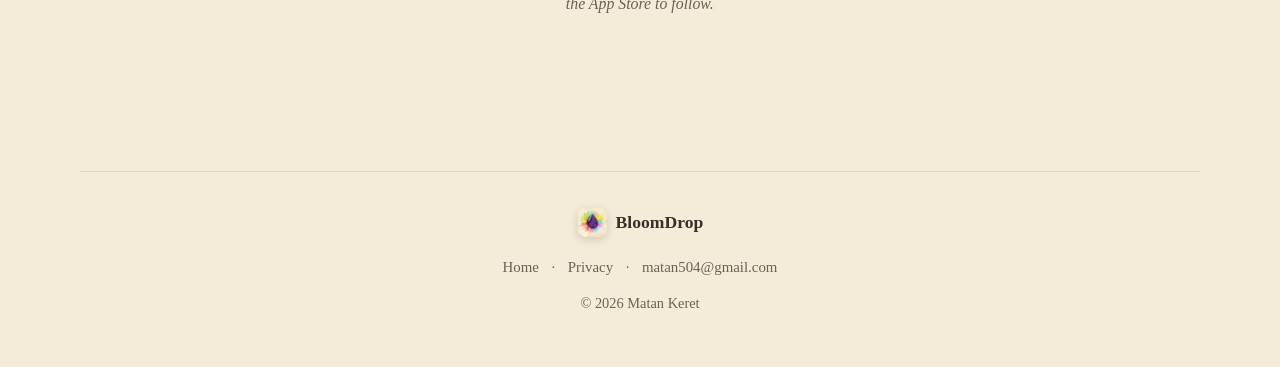
<file: support/index.html>
<!DOCTYPE html>
<html lang="en">
<head>
  <meta charset="utf-8">
  <meta name="viewport" content="width=device-width, initial-scale=1">
  <title>BloomDrop — Support &amp; FAQ</title>
  <meta name="description" content="BloomDrop support and FAQ: how to play, how scoring and the danger line work, saving and continuing a game, how data and iCloud work, resetting progress, and restoring purchases.">
  <meta name="theme-color" content="#f4ecd8">

  <!-- icons -->
  <link rel="icon" type="image/png" sizes="32x32" href="../favicon-32.png">
  <link rel="icon" type="image/png" sizes="16x16" href="../favicon-16.png">
  <link rel="apple-touch-icon" href="../icon-180.png">

  <!-- social / Open Graph + Twitter -->
  <meta property="og:title" content="BloomDrop — Support &amp; FAQ">
  <meta property="og:description" content="How to play, scoring and the danger line, saving and continuing, data and iCloud, resetting progress, and restoring purchases.">
  <meta property="og:type" content="website">
  <meta property="og:url" content="https://matan504123.github.io/bloomdrop-site/support/">
  <meta property="og:image" content="https://matan504123.github.io/bloomdrop-site/icon-512.png">
  <meta name="twitter:card" content="summary_large_image">
  <meta name="twitter:title" content="BloomDrop — Support &amp; FAQ">
  <meta name="twitter:description" content="How to play, scoring and the danger line, saving and continuing, data and iCloud, resetting progress, and restoring purchases.">
  <meta name="twitter:image" content="https://matan504123.github.io/bloomdrop-site/icon-512.png">

  <link rel="stylesheet" href="../style.css">
</head>
<body>

  <!-- side paint drips (decorative) -->
  <div class="drips drips--left" aria-hidden="true">
    <svg viewBox="0 0 130 1000" preserveAspectRatio="xMinYMin slice" xmlns="http://www.w3.org/2000/svg">
      <g class="drip-run">
        <path d="M14 0 H46 C44 70 50 140 42 220 C39 250 33 252 31 222 C28 150 30 70 14 0 Z" fill="#A848C0" opacity="0.85"/>
        <circle class="drip-drop" cx="35" cy="232" r="12" fill="#A848C0" opacity="0.9"/>
      </g>
      <g class="drip-run">
        <path d="M72 0 H104 C101 110 108 230 99 370 C96 408 88 410 86 372 C82 240 86 110 72 0 Z" fill="#40A8DC" opacity="0.8"/>
        <circle class="drip-drop" cx="92" cy="386" r="13" fill="#40A8DC" opacity="0.85"/>
      </g>
      <g class="drip-run">
        <path d="M40 0 H66 C64 180 70 360 60 560 C57 600 50 602 48 562 C45 380 52 190 40 0 Z" fill="#64BE78" opacity="0.72"/>
        <circle class="drip-drop" cx="54" cy="576" r="11" fill="#64BE78" opacity="0.8"/>
      </g>
    </svg>
  </div>
  <div class="drips drips--right" aria-hidden="true">
    <svg viewBox="0 0 130 1000" preserveAspectRatio="xMinYMin slice" xmlns="http://www.w3.org/2000/svg">
      <g class="drip-run">
        <path d="M20 0 H50 C48 90 54 180 45 290 C42 322 35 324 33 292 C30 190 34 90 20 0 Z" fill="#E27080" opacity="0.85"/>
        <circle class="drip-drop" cx="38" cy="304" r="12" fill="#E27080" opacity="0.9"/>
      </g>
      <g class="drip-run">
        <path d="M78 0 H106 C103 130 110 280 100 440 C97 480 89 482 87 442 C83 290 88 130 78 0 Z" fill="#6060D2" opacity="0.78"/>
        <circle class="drip-drop" cx="93" cy="456" r="13" fill="#6060D2" opacity="0.85"/>
      </g>
      <g class="drip-run">
        <path d="M46 0 H72 C70 160 76 320 66 500 C63 540 56 542 54 502 C51 330 58 170 46 0 Z" fill="#EEA248" opacity="0.74"/>
        <circle class="drip-drop" cx="60" cy="516" r="11" fill="#EEA248" opacity="0.8"/>
      </g>
    </svg>
  </div>

  <!-- sticky header -->
  <header class="bar" id="bar">
    <div class="bar__inner">
      <a class="brand" href="../">
        <img class="brand__icon" src="../icon-512.png" alt="BloomDrop app icon" width="38" height="38">
        BloomDrop
      </a>
      <nav>
        <a href="../">Home</a>
        <a href="../privacy/">Privacy</a>
        <a href="../support/">Support</a>
      </nav>
    </div>
  </header>

  <main class="wrap wrap--narrow">
    <div class="pagehead reveal is-in">
      <img src="../icon-512.png" alt="BloomDrop app icon" width="60" height="60">
      <h1>Support &amp; FAQ</h1>
    </div>
    <nav class="pagenav reveal is-in">
      <a href="../">Home</a>
      <a href="../privacy/">Privacy</a>
      <a href="../support/">Support</a>
    </nav>

    <section class="card faq reveal">
      <h2>Frequently asked questions</h2>

      <h3>How do I play?</h3>
      <p>
        Drop colored pigment into the paper bin, choosing where it lands. When two drops of
        the same color touch, they merge into the next color up the seven-tier ladder, and
        the new paint blooms and bleeds across the paper. Keep merging to make room and
        climb the ladder.
      </p>

      <h3>How do scoring and levels work?</h3>
      <p>
        You earn points as drops merge — higher tiers on the color ladder are worth more.
        In the endless escalating mode the pace rises over time, so the same skills keep
        getting tested under a little more pressure. Your best score is saved so you can
        try to beat it.
      </p>

      <h3>What is the danger line?</h3>
      <p>
        The danger line is a creeping marker near the top of the bin. As your run escalates
        it adds pressure: if the bin fills with pigment past the line, the run ends. Merging
        drops clears space and keeps you safely below it.
      </p>

      <h3>How do I save or continue a game?</h3>
      <p>
        There's nothing to do — your progress is kept automatically on your device and
        restored when you reopen the app, so you can pick up right where you left off.
        Your best scores and settings are remembered the same way.
      </p>

      <h3>How is my data stored? What about iCloud?</h3>
      <p>
        Your scores, progress, saved games, and settings are stored locally on your device.
        BloomDrop has no accounts and no developer server, and it does not collect or
        transmit personal data. A future update may add optional sync across your own devices
        using your Apple iCloud account — handled by Apple, not by any developer server. See
        the <a href="../privacy/">Privacy Policy</a> for full details.
      </p>

      <h3>How do I reset my progress?</h3>
      <p>
        Because progress is stored on your device, you can clear it from within the app's
        settings when a reset option is available. Deleting and reinstalling the app will
        also remove its local data. If you have enabled iCloud sync in a future update,
        note that synced data may be restored from iCloud after reinstalling.
      </p>

      <h3>How do I restore purchases?</h3>
      <p>
        BloomDrop may add a one-time in-app purchase in a future update. Once that ships, any
        purchase is tied to your Apple Account, and you can use the in-app "Restore Purchases"
        option to recover it on any device signed in with the same Apple Account. Purchases
        are handled entirely by Apple through the App Store.
      </p>

      <h3>I have another question or found a bug.</h3>
      <p>
        We'd love to hear from you. Email
        <a href="mailto:matan504@gmail.com">matan504@gmail.com</a> and include your device
        model and iOS version if you're reporting a problem.
      </p>
    </section>

    <p class="note reveal">
      BloomDrop is pre-release. A TestFlight beta is upcoming, with the App Store to follow.
    </p>
  </main>

  <footer class="site">
    <span class="foot-brand"><img src="../icon-512.png" alt="" width="30" height="30"> BloomDrop</span>
    <p class="footlinks">
      <a href="../">Home</a> ·
      <a href="../privacy/">Privacy</a> ·
      <a href="mailto:matan504@gmail.com">matan504@gmail.com</a>
    </p>
    <p class="meta">© 2026 Matan Keret</p>
  </footer>

  <script>
  (function () {
    var reduce = window.matchMedia &&
      window.matchMedia('(prefers-reduced-motion: reduce)').matches;
    var bar = document.getElementById('bar');
    if (bar) {
      var onScroll = function () {
        if (window.scrollY > 8) bar.classList.add('is-stuck');
        else bar.classList.remove('is-stuck');
      };
      onScroll();
      window.addEventListener('scroll', onScroll, { passive: true });
    }
    var items = document.querySelectorAll('.reveal:not(.is-in)');
    if (reduce || !('IntersectionObserver' in window)) {
      items.forEach(function (el) { el.classList.add('is-in'); });
      return;
    }
    var io = new IntersectionObserver(function (entries) {
      entries.forEach(function (e) {
        if (e.isIntersecting) { e.target.classList.add('is-in'); io.unobserve(e.target); }
      });
    }, { rootMargin: '0px 0px -8% 0px', threshold: 0.08 });
    items.forEach(function (el) { io.observe(el); });
  })();
  </script>

</body>
</html>
</file>
<file: style.css>
/* ===========================================================================
   BloomDrop — shared marketing stylesheet
   Premium cold-press watercolor-paper aesthetic.
   No external assets, no fonts, no build step. Root-relative paths only.
   Small inline vanilla JS (in the pages) drives scroll reveals; all motion
   is curtailed under prefers-reduced-motion.
   =========================================================================== */

:root {
  /* paper + ink */
  --paper:        #f4ecd8;   /* warm cream paper */
  --paper-2:      #efe6cf;   /* slightly deeper paper */
  --paper-soft:   #fdfaf1;   /* lighter card surface */
  --paper-deep:   #ece1c7;   /* recessed sections */
  --ink:          #36302a;   /* warm dark brown text */
  --ink-soft:     #6a6256;   /* muted text */
  --ink-faint:    #9b9180;   /* very muted */
  --line:         #e2d7bf;   /* hairline / borders */
  --line-soft:    rgba(226,215,191,0.6);

  /* the game's 7-tier pigment ladder (brief-specified hues) */
  --bloom-1: #E27080;   /* rose       */
  --bloom-2: #EEA248;   /* peach      */
  --bloom-3: #ECD444;   /* butter     */
  --bloom-4: #64BE78;   /* sage       */
  --bloom-5: #40A8DC;   /* sky        */
  --bloom-6: #6060D2;   /* periwinkle */
  --bloom-7: #A848C0;   /* plum       */

  /* softened tints for backgrounds/illustration */
  --t1: #e8a3ad; --t2: #efc189; --t3: #ecdf8c;
  --t4: #97cfa3; --t5: #86c2e3; --t6: #9a9ae0; --t7: #c490d2;

  --accent:   #b3475c;   /* deepened rose for links */
  --accent-d: #8d3447;
  --plum:     #A848C0;   /* primary brand action (matches droplet) */
  --plum-d:   #7e2f95;

  --radius:    18px;
  --radius-lg: 26px;
  --shadow-soft: 0 14px 40px rgba(54,48,42,0.10);
  --shadow-card: 0 8px 26px rgba(54,48,42,0.08);
  --shadow-lift: 0 22px 52px rgba(54,48,42,0.16);
  --maxw: 1120px;

  --ease: cubic-bezier(0.22, 0.61, 0.36, 1);
}

* { box-sizing: border-box; }

html {
  -webkit-text-size-adjust: 100%;
  scroll-behavior: smooth;
  scroll-padding-top: 88px; /* offset sticky header on anchor jumps */
}

body {
  margin: 0;
  font-family: "Iowan Old Style", "Palatino Linotype", Palatino, Georgia,
               "Times New Roman", serif;
  color: var(--ink);
  line-height: 1.68;
  background-color: var(--paper);
  /* layered watercolor blooms in the tier palette — reads like washes on paper */
  background-image:
    radial-gradient(closest-side at 8% 6%,   rgba(226,112,128,0.30), rgba(226,112,128,0) 70%),
    radial-gradient(closest-side at 94% 4%,  rgba(64,168,220,0.28),  rgba(64,168,220,0) 70%),
    radial-gradient(closest-side at 96% 64%, rgba(168,72,192,0.22),  rgba(168,72,192,0) 70%),
    radial-gradient(closest-side at 4% 70%,  rgba(100,190,120,0.24), rgba(100,190,120,0) 70%),
    radial-gradient(closest-side at 50% 38%, rgba(236,212,68,0.14),  rgba(236,212,68,0) 70%),
    radial-gradient(closest-side at 78% 94%, rgba(96,96,210,0.18),   rgba(96,96,210,0) 70%);
  background-size:
    1100px 1100px, 950px 950px, 1000px 1000px, 1050px 1050px, 1300px 1300px, 900px 900px;
  background-repeat: no-repeat;
  background-attachment: fixed;
  overflow-x: hidden;
}

/* fine cold-press paper grain — inline SVG feTurbulence, multiply-blended */
body::before {
  content: "";
  position: fixed;
  inset: 0;
  pointer-events: none;
  z-index: 0;
  opacity: 0.85;
  mix-blend-mode: multiply;
  background-image: url("data:image/svg+xml;utf8,\
<svg xmlns='http://www.w3.org/2000/svg' width='220' height='220'>\
<filter id='n'><feTurbulence type='fractalNoise' baseFrequency='0.82' numOctaves='3' stitchTiles='stitch'/>\
<feColorMatrix type='saturate' values='0'/>\
<feComponentTransfer><feFuncA type='linear' slope='0.9'/></feComponentTransfer></filter>\
<rect width='100%25' height='100%25' filter='url(%23n)' opacity='0.045'/></svg>");
}

/* a second, coarser "tooth" layer for cold-press texture depth */
body::after {
  content: "";
  position: fixed;
  inset: 0;
  pointer-events: none;
  z-index: 0;
  opacity: 0.5;
  mix-blend-mode: multiply;
  background-image: url("data:image/svg+xml;utf8,\
<svg xmlns='http://www.w3.org/2000/svg' width='600' height='600'>\
<filter id='m'><feTurbulence type='fractalNoise' baseFrequency='0.012 0.018' numOctaves='2' seed='4'/>\
<feColorMatrix type='saturate' values='0'/></filter>\
<rect width='100%25' height='100%25' filter='url(%23m)' opacity='0.05'/></svg>");
}

/* keep real content above texture + drips */
.bar, .wrap, .hero, .section, footer.site { position: relative; z-index: 2; }

/* =================================================== side paint drips ====== */
/* Decorative paint that was "dripped" onto the paper and ran down the margins. */
.drips {
  position: fixed;
  top: 0;
  bottom: 0;
  width: 130px;
  z-index: 1;
  pointer-events: none;
  opacity: 0.9;
  mix-blend-mode: multiply;
}
.drips svg { width: 100%; height: 100%; display: block; }
.drips--left  { left: 0; }
.drips--right { right: 0; transform: scaleX(-1); }

/* each running drip grows downward on load, then its pooled droplet settles */
.drip-run { transform-origin: top center; }
.drip-drop { transform-box: fill-box; transform-origin: center; }

/* ---------------------------------------------------------------- layout -- */
.wrap {
  max-width: var(--maxw);
  margin: 0 auto;
  padding: 0 1.5rem 4.5rem;
}
.wrap--narrow { max-width: 800px; }

/* ---------------------------------------------------------------- header --- */
.bar {
  position: sticky;
  top: 0;
  z-index: 50;
  backdrop-filter: saturate(1.3) blur(10px);
  -webkit-backdrop-filter: saturate(1.3) blur(10px);
  background: rgba(244,236,216,0.72);
  border-bottom: 1px solid transparent;
  transition: background 0.3s var(--ease), border-color 0.3s var(--ease),
              box-shadow 0.3s var(--ease);
}
.bar.is-stuck {
  background: rgba(247,240,222,0.9);
  border-bottom-color: var(--line);
  box-shadow: 0 6px 22px rgba(54,48,42,0.07);
}
.bar__inner {
  max-width: var(--maxw);
  margin: 0 auto;
  padding: 0.7rem 1.5rem;
  display: flex;
  align-items: center;
  justify-content: space-between;
  gap: 1rem;
}
.brand {
  display: inline-flex;
  align-items: center;
  gap: 0.6rem;
  font-size: 1.22rem;
  letter-spacing: 0.005em;
  font-weight: 600;
  color: var(--ink);
  text-decoration: none;
  border: none;
}
.brand__icon {
  width: 38px; height: 38px;
  border-radius: 11px;
  display: block; flex: none;
  box-shadow: 0 3px 10px rgba(54,48,42,0.18), inset 0 0 0 1px rgba(255,255,255,0.4);
  object-fit: cover;
}
.bar nav { display: flex; gap: 1.4rem; align-items: center; flex-wrap: wrap; }
.bar nav a {
  color: var(--ink-soft);
  font-size: 0.99rem;
  text-decoration: none;
  border: none;
  position: relative;
  padding: 0.2rem 0;
  transition: color 0.18s var(--ease);
}
.bar nav a::after {
  content: "";
  position: absolute;
  left: 0; right: 0; bottom: -2px;
  height: 2px; border-radius: 2px;
  background: linear-gradient(90deg, var(--bloom-1), var(--bloom-7));
  transform: scaleX(0);
  transform-origin: left;
  transition: transform 0.22s var(--ease);
}
.bar nav a:hover { color: var(--ink); }
.bar nav a:hover::after { transform: scaleX(1); }

/* ---------------------------------------------------------------- hero ---- */
.hero {
  max-width: var(--maxw);
  margin: 0 auto;
  padding: 3.5rem 1.5rem 2rem;
  display: grid;
  grid-template-columns: 1.02fr 0.98fr;
  gap: 3rem;
  align-items: center;
}
.hero__copy { min-width: 0; }

.eyebrow {
  display: inline-flex;
  align-items: center;
  gap: 0.5rem;
  font-family: -apple-system, BlinkMacSystemFont, "Segoe UI", Roboto, sans-serif;
  font-size: 0.74rem;
  letter-spacing: 0.16em;
  text-transform: uppercase;
  font-weight: 600;
  color: var(--accent);
  background: rgba(179,71,92,0.09);
  border: 1px solid rgba(179,71,92,0.22);
  padding: 0.36rem 0.85rem;
  border-radius: 999px;
  margin-bottom: 1.1rem;
}
.eyebrow .dot {
  width: 7px; height: 7px; border-radius: 50%;
  background: var(--bloom-1);
  box-shadow: 0 0 0 0 rgba(226,112,128,0.6);
  animation: pulse-dot 2.6s var(--ease) infinite;
}

.wordmark {
  font-size: clamp(3rem, 8.5vw, 5rem);
  line-height: 1.0;
  margin: 0.1rem 0 0.5rem;
  font-weight: 600;
  letter-spacing: -0.02em;
}
.wordmark .grad {
  background: linear-gradient(95deg,
    var(--bloom-1) 0%, var(--bloom-2) 18%, var(--bloom-3) 34%,
    var(--bloom-4) 50%, var(--bloom-5) 66%, var(--bloom-6) 82%, var(--bloom-7) 100%);
  background-size: 200% auto;
  -webkit-background-clip: text;
  background-clip: text;
  -webkit-text-fill-color: transparent;
  color: var(--accent); /* fallback */
  animation: hue-drift 14s linear infinite;
}

.tagline {
  font-size: clamp(1.3rem, 3vw, 1.7rem);
  color: var(--ink);
  margin: 0 0 1rem;
  font-weight: 600;
  letter-spacing: 0.01em;
}
.tagline .sep { color: var(--ink-faint); margin: 0 0.35rem; font-weight: 400; }
.lede {
  font-size: clamp(1.05rem, 2.2vw, 1.2rem);
  color: var(--ink-soft);
  margin: 0 0 1.7rem;
  max-width: 47ch;
}

/* hero art: the real app icon over an animated paint splash */
.hero__art {
  min-width: 0;
  position: relative;
  display: flex;
  align-items: center;
  justify-content: center;
}
.hero__splash {
  position: absolute;
  width: 118%;
  max-width: 560px;
  aspect-ratio: 1 / 1;
  z-index: 0;
  filter: blur(2px);
  opacity: 0;
  animation: splash-in 1.4s var(--ease) 0.15s forwards;
}
.hero__splash svg { width: 100%; height: 100%; display: block; }
.hero__icon {
  position: relative;
  z-index: 1;
  width: 100%;
  max-width: 360px;
  aspect-ratio: 1 / 1;
  border-radius: 28px;
  object-fit: cover;
  box-shadow:
    0 30px 60px rgba(54,48,42,0.26),
    0 10px 22px rgba(54,48,42,0.16),
    inset 0 0 0 1px rgba(255,255,255,0.5);
  animation: breathe 6s var(--ease) infinite;
}

/* ---------------------------------------------------------------- ctas ---- */
.cta-row {
  display: flex;
  gap: 0.9rem;
  flex-wrap: wrap;
  align-items: center;
  margin: 0.4rem 0 1rem;
}
.btn {
  display: inline-flex;
  align-items: center;
  gap: 0.5rem;
  padding: 0.85rem 1.6rem;
  border-radius: 999px;
  font-family: -apple-system, BlinkMacSystemFont, "Segoe UI", Roboto, sans-serif;
  font-size: 1rem;
  font-weight: 600;
  text-decoration: none;
  border: 1px solid transparent;
  cursor: pointer;
  transition: transform 0.16s var(--ease), box-shadow 0.16s var(--ease),
              border-color 0.16s var(--ease), background 0.16s var(--ease);
}
.btn-ghost {
  background: rgba(253,250,241,0.8);
  color: var(--ink);
  border: 1px solid var(--line);
  box-shadow: var(--shadow-card);
}
.btn-ghost:hover { color: var(--ink); border-color: var(--plum); transform: translateY(-2px); box-shadow: var(--shadow-soft); }

/* "coming soon" App Store style badge */
.badge-soon {
  display: inline-flex;
  align-items: center;
  gap: 0.7rem;
  padding: 0.62rem 1.15rem;
  border-radius: 15px;
  background: linear-gradient(180deg, #322c26, #211c18);
  color: #fff;
  border: 1px solid #423a32;
  text-decoration: none;
  box-shadow: 0 8px 22px rgba(33,28,24,0.3);
  cursor: default;
}
.badge-soon svg { width: 27px; height: 27px; flex: none; }
.badge-soon .l1 {
  display: block; font-size: 0.66rem; letter-spacing: 0.06em; opacity: 0.82;
  font-family: -apple-system, BlinkMacSystemFont, "Segoe UI", Roboto, sans-serif;
}
.badge-soon .l2 {
  display: block; font-size: 1.05rem; font-weight: 600; line-height: 1.15;
  font-family: -apple-system, BlinkMacSystemFont, "Segoe UI", Roboto, sans-serif;
}

.cta-note {
  font-size: 0.93rem;
  color: var(--ink-soft);
  font-style: italic;
  margin: 0.6rem 0 0;
}

/* ---------------------------------------------------------------- ladder -- */
.ladder {
  display: flex;
  align-items: center;
  gap: 0.5rem;
  flex-wrap: wrap;
  margin: 1.8rem 0 0;
}
.ladder span {
  width: 32px; height: 32px;
  border-radius: 50%;
  display: inline-block;
  box-shadow: inset 0 -3px 7px rgba(54,48,42,0.18),
              inset 0 0 8px rgba(255,255,255,0.5),
              0 3px 8px rgba(54,48,42,0.12);
}
.ladder .arrow { box-shadow: none; color: var(--ink-faint); font-size: 1rem; width: auto; height: auto; }
.ladder .t1 { background: radial-gradient(circle at 35% 28%, #ffffffcc, var(--bloom-1)); }
.ladder .t2 { background: radial-gradient(circle at 35% 28%, #ffffffcc, var(--bloom-2)); }
.ladder .t3 { background: radial-gradient(circle at 35% 28%, #ffffffcc, var(--bloom-3)); }
.ladder .t4 { background: radial-gradient(circle at 35% 28%, #ffffffcc, var(--bloom-4)); }
.ladder .t5 { background: radial-gradient(circle at 35% 28%, #ffffffcc, var(--bloom-5)); }
.ladder .t6 { background: radial-gradient(circle at 35% 28%, #ffffffcc, var(--bloom-6)); }
.ladder .t7 { background: radial-gradient(circle at 35% 28%, #ffffffcc, var(--bloom-7)); }

/* ---------------------------------------------------------------- pitch ---- */
.pitch {
  max-width: 760px;
  margin: 1.5rem auto 0;
  text-align: center;
  font-size: clamp(1.25rem, 3vw, 1.6rem);
  line-height: 1.5;
  color: var(--ink);
}
.pitch em { font-style: italic; color: var(--accent); }

/* ---------------------------------------------------------------- sections  */
.section {
  max-width: var(--maxw);
  margin: 0 auto;
  padding: 3.5rem 0 1rem;
}
.section__head { text-align: center; max-width: 62ch; margin: 0 auto 2.4rem; }
.section__head h2 {
  font-size: clamp(1.8rem, 4vw, 2.4rem);
  margin: 0 0 0.5rem;
  font-weight: 600;
  letter-spacing: -0.01em;
}
.section__head p { color: var(--ink-soft); margin: 0; font-size: 1.08rem; }

h1 { font-size: clamp(2.2rem, 6vw, 3rem); font-weight: 600; margin: 0.5rem 0 0.6rem; letter-spacing: -0.015em; }
h2 { font-weight: 600; }
h3 { font-size: 1.2rem; margin: 0 0 0.4rem; font-weight: 600; }
p { margin: 0.7rem 0; }

a {
  color: var(--accent);
  text-decoration: none;
  border-bottom: 1px solid rgba(179,71,92,0.32);
  transition: color 0.16s var(--ease), border-color 0.16s var(--ease);
}
a:hover { color: var(--accent-d); border-bottom-color: var(--accent-d); }

/* ---------------------------------------------------------------- features  */
.features {
  display: grid;
  grid-template-columns: repeat(3, 1fr);
  gap: 1.2rem;
}
.feature {
  background: var(--paper-soft);
  border: 1px solid var(--line);
  border-radius: var(--radius);
  padding: 1.5rem 1.5rem 1.6rem;
  box-shadow: var(--shadow-card);
  transition: transform 0.2s var(--ease), box-shadow 0.2s var(--ease),
              border-color 0.2s var(--ease);
  position: relative;
  overflow: hidden;
}
.feature::before {
  content: "";
  position: absolute;
  inset: 0 0 auto 0;
  height: 3px;
  background: linear-gradient(90deg, var(--bloom-1), var(--bloom-4), var(--bloom-7));
  opacity: 0;
  transition: opacity 0.2s var(--ease);
}
.feature:hover {
  transform: translateY(-4px);
  box-shadow: var(--shadow-lift);
  border-color: var(--line-soft);
}
.feature:hover::before { opacity: 1; }
.feature .ic { width: 50px; height: 50px; margin-bottom: 0.9rem; display: block; }
.feature h3 { margin-top: 0; }
.feature p { color: var(--ink-soft); margin: 0; font-size: 0.99rem; }

/* ---------------------------------------------------------------- how-to --- */
.howto {
  background: var(--paper-deep);
  border: 1px solid var(--line);
  border-radius: var(--radius-lg);
  padding: 2.6rem 1.8rem;
  box-shadow: var(--shadow-card);
}
.steps {
  display: grid;
  grid-template-columns: repeat(3, 1fr);
  gap: 1.6rem;
  margin-top: 1.8rem;
  position: relative;
}
/* connecting wash line behind the step numbers (desktop) */
.steps::before {
  content: "";
  position: absolute;
  top: 24px; left: 16%; right: 16%;
  height: 3px;
  background: linear-gradient(90deg, var(--t1), var(--t4), var(--t6));
  border-radius: 3px;
  opacity: 0.5;
}
.step { text-align: center; position: relative; }
.step .num {
  display: inline-flex;
  align-items: center;
  justify-content: center;
  width: 52px; height: 52px;
  border-radius: 50%;
  font-size: 1.35rem;
  font-weight: 700;
  color: var(--ink);
  margin-bottom: 0.8rem;
  position: relative;
  z-index: 1;
  box-shadow: inset 0 -3px 8px rgba(54,48,42,0.16),
              inset 0 0 12px rgba(255,255,255,0.5),
              0 5px 14px rgba(54,48,42,0.14);
}
.step:nth-child(1) .num { background: radial-gradient(circle at 35% 28%, #fff, var(--bloom-1)); }
.step:nth-child(2) .num { background: radial-gradient(circle at 35% 28%, #fff, var(--bloom-4)); }
.step:nth-child(3) .num { background: radial-gradient(circle at 35% 28%, #fff, var(--bloom-6)); }
.step h3 { margin: 0 0 0.3rem; }
.step p { color: var(--ink-soft); margin: 0; font-size: 0.99rem; }

/* ---------------------------------------------------------------- palettes - */
.palettes {
  display: grid;
  grid-template-columns: repeat(3, 1fr);
  gap: 1.2rem;
}
.palette {
  background: var(--paper-soft);
  border: 1px solid var(--line);
  border-radius: var(--radius);
  padding: 1.4rem;
  box-shadow: var(--shadow-card);
  transition: transform 0.2s var(--ease), box-shadow 0.2s var(--ease);
}
.palette:hover { transform: translateY(-3px); box-shadow: var(--shadow-soft); }
.palette h3 { margin: 0 0 0.2rem; }
.palette p { color: var(--ink-soft); margin: 0 0 0.9rem; font-size: 0.94rem; }
.swatches { display: flex; gap: 0; border-radius: 999px; overflow: hidden; box-shadow: inset 0 0 0 1px rgba(255,255,255,0.4), var(--shadow-card); height: 34px; }
.swatches span { flex: 1; }

/* ---------------------------------------------------------------- privacy -- */
.privacy-band {
  display: grid;
  grid-template-columns: 0.9fr 1.25fr;
  gap: 2.4rem;
  align-items: center;
  background: var(--paper-soft);
  border: 1px solid var(--line);
  border-radius: var(--radius-lg);
  padding: 2.4rem;
  box-shadow: var(--shadow-card);
}
.privacy-band h2 { margin-top: 0; }
.privacy-list { list-style: none; padding: 0; margin: 1rem 0 0; }
.privacy-list li {
  position: relative;
  padding-left: 1.8rem;
  margin: 0.55rem 0;
  color: var(--ink-soft);
}
.privacy-list li::before {
  content: "";
  position: absolute;
  left: 0; top: 0.6em;
  width: 12px; height: 12px;
  border-radius: 50%;
  background: radial-gradient(circle at 35% 28%, #fff, var(--bloom-4));
  box-shadow: 0 1px 3px rgba(54,48,42,0.15);
}
.privacy-art { display: flex; justify-content: center; }
.privacy-art svg { width: 100%; max-width: 230px; height: auto; }

/* ---------------------------------------------------------------- content -- */
.card {
  background: var(--paper-soft);
  border: 1px solid var(--line);
  border-radius: var(--radius);
  padding: 2rem 2.2rem;
  margin: 1.25rem 0;
  box-shadow: var(--shadow-card);
}
.card h2 { font-size: 1.5rem; margin: 1.8rem 0 0.5rem; }
.card h2:first-of-type { margin-top: 0.3rem; }
.card ul { padding-left: 1.2rem; }
.card li { margin: 0.35rem 0; }

.faq h3 { margin: 1.7rem 0 0.3rem; }
.faq h3:first-of-type { margin-top: 0.3rem; }
.faq p { color: var(--ink-soft); }

/* page header for subpages */
.pagehead { display: flex; align-items: center; gap: 1rem; margin: 1.5rem 0 0.4rem; }
.pagehead img { width: 60px; height: 60px; border-radius: 16px; box-shadow: 0 6px 16px rgba(54,48,42,0.2); flex: none; }
.pagehead h1 { margin: 0; }

.pagenav { margin: 0.5rem 0 1.6rem; font-size: 0.97rem; }
.pagenav a { margin-right: 1.2rem; color: var(--ink-soft); border: none; }
.pagenav a:hover { color: var(--accent); }

.note {
  text-align: center;
  color: var(--ink-soft);
  font-size: 0.99rem;
  font-style: italic;
  margin: 1.6rem auto;
  max-width: 52ch;
}
.meta { color: var(--ink-soft); font-size: 0.9rem; }

/* ---------------------------------------------------------------- footer --- */
footer.site {
  max-width: var(--maxw);
  margin: 3.5rem auto 0;
  padding: 2.2rem 1.5rem 2.5rem;
  border-top: 1px solid var(--line);
  text-align: center;
  color: var(--ink-soft);
  font-size: 0.93rem;
}
footer.site .foot-brand {
  display: inline-flex; align-items: center; gap: 0.55rem;
  font-size: 1.1rem; font-weight: 600; color: var(--ink);
  margin-bottom: 0.6rem;
}
footer.site .foot-brand img { width: 30px; height: 30px; border-radius: 9px; box-shadow: 0 3px 8px rgba(54,48,42,0.18); }
footer.site .footlinks { margin: 0.5rem 0; }
footer.site a { border-bottom: none; color: var(--ink-soft); margin: 0 0.55rem; }
footer.site a:hover { color: var(--accent); }
footer.site .meta { margin-top: 0.7rem; }

/* =================================================== scroll reveals ======== */
.reveal {
  opacity: 0;
  transform: translateY(26px);
  transition: opacity 0.7s var(--ease), transform 0.7s var(--ease);
  will-change: opacity, transform;
}
.reveal.is-in { opacity: 1; transform: none; }
/* gentle stagger for grids */
.reveal[data-delay="1"] { transition-delay: 0.08s; }
.reveal[data-delay="2"] { transition-delay: 0.16s; }
.reveal[data-delay="3"] { transition-delay: 0.24s; }
.reveal[data-delay="4"] { transition-delay: 0.32s; }
.reveal[data-delay="5"] { transition-delay: 0.40s; }

/* =================================================== keyframes ============= */
@keyframes breathe {
  0%, 100% { transform: scale(1); }
  50%      { transform: scale(1.022); }
}
@keyframes splash-in {
  0%   { opacity: 0; transform: scale(0.86) rotate(-3deg); }
  60%  { opacity: 0.95; }
  100% { opacity: 0.92; transform: scale(1) rotate(0deg); }
}
@keyframes hue-drift {
  0%   { background-position: 0% center; }
  100% { background-position: 200% center; }
}
@keyframes pulse-dot {
  0%   { box-shadow: 0 0 0 0 rgba(226,112,128,0.5); }
  70%  { box-shadow: 0 0 0 7px rgba(226,112,128,0); }
  100% { box-shadow: 0 0 0 0 rgba(226,112,128,0); }
}
/* drips draw/grow downward, then the pooled droplet swells slowly */
@keyframes drip-grow {
  0%   { transform: scaleY(0.55); opacity: 0; }
  30%  { opacity: 0.9; }
  100% { transform: scaleY(1); opacity: 0.9; }
}
@keyframes drop-settle {
  0%   { transform: scale(0.6) translateY(-6px); }
  100% { transform: scale(1) translateY(0); }
}
@keyframes drop-bob {
  0%, 100% { transform: translateY(0); }
  50%      { transform: translateY(3px); }
}

/* apply drip animations */
.drip-run {
  animation: drip-grow 2.6s var(--ease) forwards;
}
.drip-drop {
  animation: drop-settle 2.6s var(--ease) forwards,
             drop-bob 7s var(--ease) 2.6s infinite;
}
.drips--left  .drip-run:nth-of-type(2) { animation-delay: 0.5s; }
.drips--left  .drip-run:nth-of-type(3) { animation-delay: 1.0s; }
.drips--right .drip-run:nth-of-type(2) { animation-delay: 0.7s; }
.drips--right .drip-run:nth-of-type(3) { animation-delay: 1.2s; }

/* ---------------------------------------------------------------- responsive */
@media (max-width: 1180px) {
  .drips { width: 96px; opacity: 0.8; }
}
@media (max-width: 980px) {
  .hero {
    grid-template-columns: 1fr;
    text-align: center;
    padding-top: 2rem;
    gap: 2rem;
  }
  .hero__art { order: -1; max-width: 420px; margin: 0 auto; }
  .lede { margin-left: auto; margin-right: auto; }
  .cta-row { justify-content: center; }
  .ladder { justify-content: center; }
  .eyebrow { margin-left: auto; margin-right: auto; }
  .privacy-band { grid-template-columns: 1fr; text-align: center; }
  .privacy-art { order: -1; }
  .privacy-list { display: inline-block; text-align: left; }
}
@media (max-width: 860px) {
  .features, .palettes { grid-template-columns: repeat(2, 1fr); }
  /* drips become a thin framing accent; hide on the cramped side */
  .drips { width: 60px; opacity: 0.6; }
}
@media (max-width: 620px) {
  .drips { display: none; }   /* hide gracefully on narrow screens */
  .bar__inner { padding: 0.6rem 1rem; }
  .bar nav { gap: 0.9rem; }
  .bar nav a { font-size: 0.92rem; }
  .features, .palettes { grid-template-columns: 1fr; }
  .steps { grid-template-columns: 1fr; gap: 1.8rem; }
  .steps::before { display: none; }
  .card { padding: 1.4rem 1.3rem; }
  .privacy-band { padding: 1.6rem; }
  .wrap { padding-bottom: 3rem; }
  .hero { padding-top: 1.5rem; }
}
@media (max-width: 420px) {
  .bar nav a:nth-child(2) { display: none; } /* drop one nav item on tiny screens */
}

/* =================================================== reduced motion ======== */
@media (prefers-reduced-motion: reduce) {
  html { scroll-behavior: auto; }
  * , *::before, *::after {
    animation: none !important;
    transition-duration: 0.001ms !important;
    transition-delay: 0ms !important;
  }
  /* ensure motion-off state is the *final* state, fully visible */
  .reveal { opacity: 1 !important; transform: none !important; }
  .hero__splash { opacity: 0.92 !important; }
  .drip-run { opacity: 0.9 !important; transform: none !important; }
  .drip-drop { opacity: 1 !important; transform: none !important; }
  .feature:hover, .palette:hover, .btn:hover { transform: none; }
}
</file>
